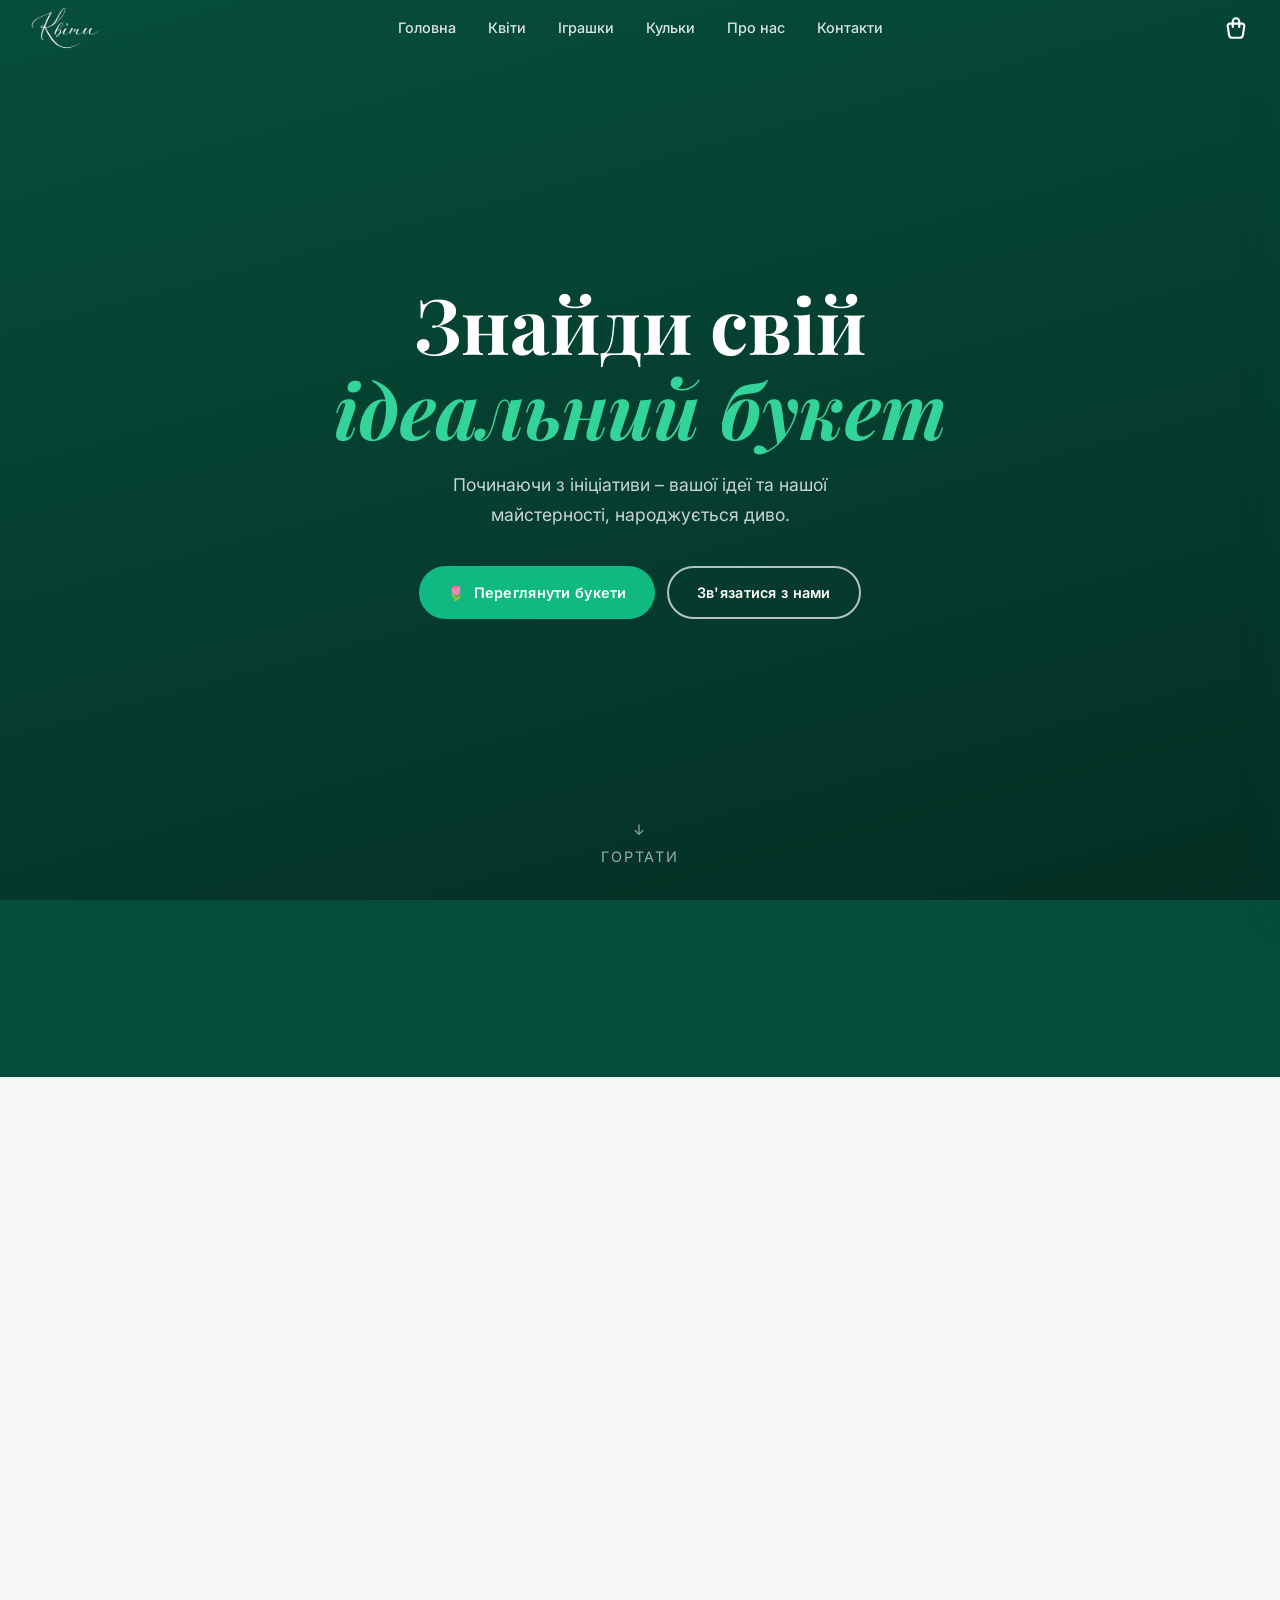
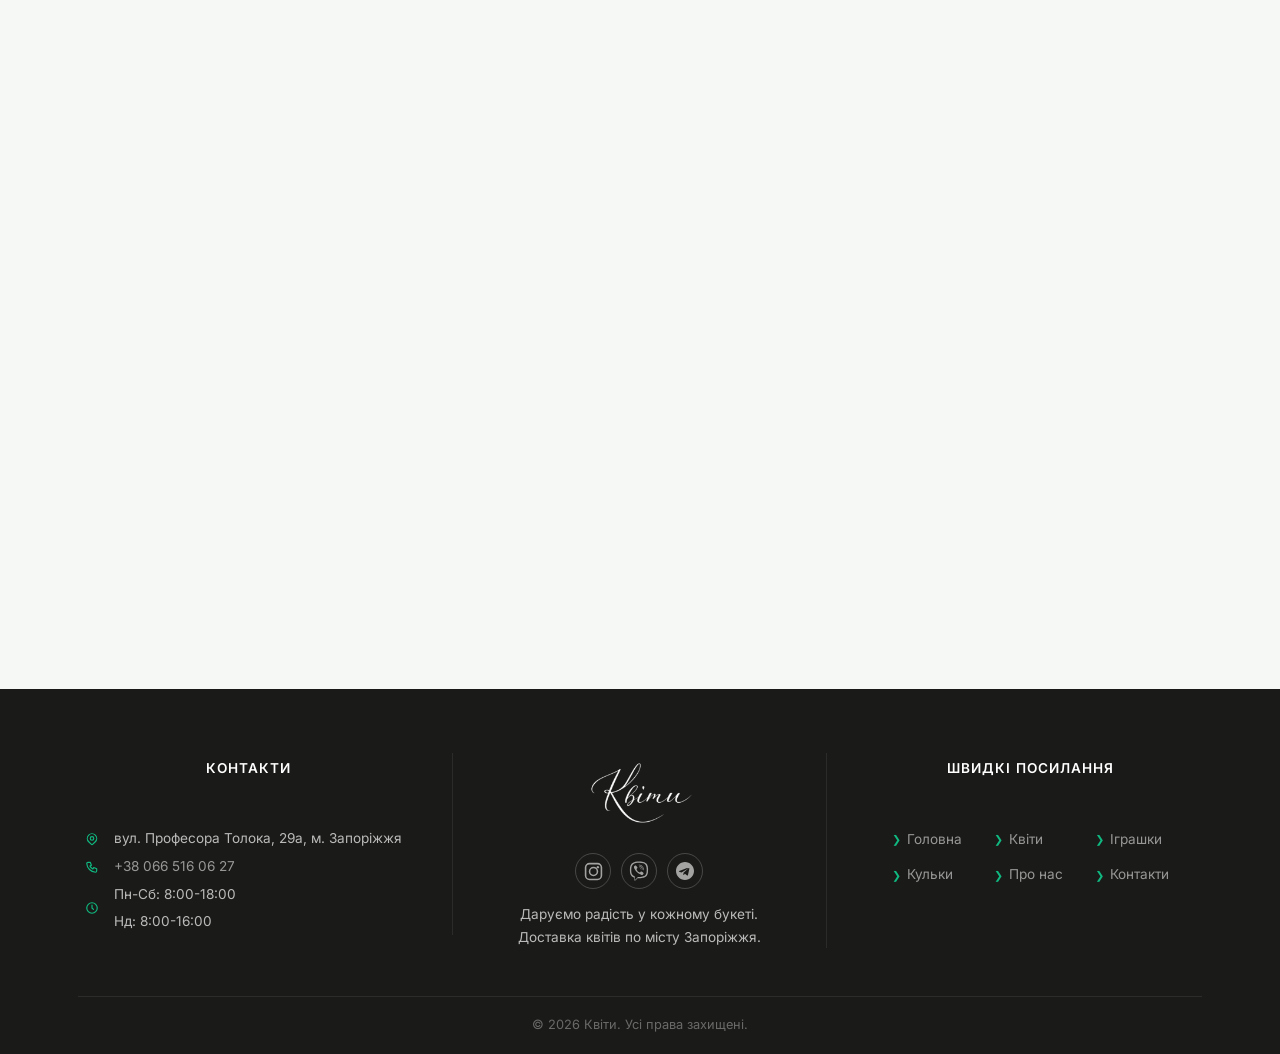
<file: index.html>
<!DOCTYPE html>
<html lang="uk">
<head>
    <meta charset="UTF-8" />
    <meta name="viewport" content="width=device-width, initial-scale=1.0" />
    <meta name="description" content="Квіти Запоріжжя" />
    <head>
    <title>Квіти | Запоріжжя | Доставка 1-2 години</title>
    <link rel="preconnect" href="https://fonts.googleapis.com" />
    <link rel="preconnect" href="https://fonts.gstatic.com" crossorigin />
    <link rel="preload" as="image" href="mob_menu_photo.webp">
    <link href="https://fonts.googleapis.com/css2?family=Playfair+Display:ital,wght@0,400;0,600;0,700;1,400&family=Inter:wght@300;400;500;600&display=swap" rel="stylesheet" media="print" onload="this.media='all'" />
    <link rel="preload" href="styles.css" as="style" />
    <link rel="stylesheet" href="styles.css" />
</head>
<body>

<!-- Навігація -->

<nav class="nav" id="navbar">
    <div class="container">
        <a href="#" class="nav-logo">
    <img src="logo_kvity_white.webp" alt="Лого квіти" class="nav-logo-img nav-logo-img-large" width="160" height="54" />
</a>
        <ul class="nav-links">
            <li><a href="#hero">Головна</a></li>
            <li><a href="#kvity">Квіти</a></li>
            <li><a href="toys.html">Іграшки</a></li>
            <li><a href="balloons.html">Кульки</a></li>
            <li><a href="about.html">Про нас</a></li>
            <li><a href="#footer-phone" class="contact-us-link">Контакти</a></li>
        </ul>
        <button class="cart-btn" id="cart-btn" aria-label="Кошик">
            <svg class="cart-icon" viewBox="0 0 24 24" fill="none" stroke="currentColor" stroke-width="2" stroke-linecap="round" stroke-linejoin="round"><path d="M6.331 8h11.339a2 2 0 0 1 1.977 2.304l-1.255 8.152a3 3 0 0 1 -2.966 2.544h-6.852a3 3 0 0 1 -2.965 -2.544l-1.255 -8.152a2 2 0 0 1 1.977 -2.304z"/><path d="M9 11v-5a3 3 0 0 1 6 0v5"/></svg>
            <span class="cart-count" id="cart-count">0</span>
        </button>
        <button class="hamburger" id="hamburger" aria-label="Відкрити меню">
            <span></span><span></span><span></span>
        </button>
    </div>
</nav>

<!-- Мобільне меню -->

<div class="mobile-menu" id="mobile-menu">
<nav class="mobile-menu-links">
        <a href="#hero" class="mobile-link"><span class="mobile-link-icon"><svg width="20" height="20" viewBox="81.5 106 350 300" fill="none"><path d="M141 259V394H371V259" stroke="currentColor" stroke-width="24" stroke-linecap="round"/><path d="M93.5 281L256.5 118L419.5 281" stroke="currentColor" stroke-width="24" stroke-linecap="round"/></svg></span><span>Головна</span><span class="mobile-link-arrow"><svg width="16" height="16" viewBox="0 0 24 24" fill="none" stroke="currentColor" stroke-width="2" stroke-linecap="round" stroke-linejoin="round"><path d="M9 6l6 6-6 6"/></svg></span></a>
        <a href="#kvity" class="mobile-link"><span class="mobile-link-icon"><svg width="20" height="20" viewBox="-3.41 0 183.79 183.79" fill="currentColor"><path d="M41.43,87.43c-2.62-1.17-4.18-1.81-5.69-2.54A42.67,42.67,0,0,1,19,70.58c-5.44-7.88-6.47-16.4-3.67-25.36C18,36.57,24.71,30.8,36,33.42c7.14,1.65,13.81,5.3,20.68,8.09,1.26.52,2.45,1.21,3.42,1.69,2.08-1.2,1.74-2.74,1.44-4-2.4-10.6,1.51-19.72,6.83-28.4a21.58,21.58,0,0,1,5.9-6.11c11.62-8.16,31.82-5.19,40.61,5.85,3,3.68,4.65,7.83,4.21,12.7-.33,3.63-.5,7.27-.79,11.63,2.68-1.39,4.71-2.36,6.66-3.46,10.9-6.18,22.22-6.68,33.9-2.58a47.34,47.34,0,0,1,4.84,1.77,21.79,21.79,0,0,1,11.95,13.62C178,51.34,177,57.36,174.22,64,168.71,77.31,159,85.74,145.68,90.54A41,41,0,0,0,142,92.38a68.91,68.91,0,0,0,7.17,3.94,59.43,59.43,0,0,1,19.27,12.61,24.61,24.61,0,0,1,7.83,16.65c.48,9.35-6.85,19.15-16.38,21.58a39.76,39.76,0,0,1-32.1-5.16c-2.59-1.63-5.14-3.31-8.49-5.48-.29,2.19-.75,3.51-.58,4.75,1.53,11.38-.87,22.23-5,32.68-1.91,4.88-5.49,8.33-11.41,9.15-4.3.61-8.42,1.1-12.7.17a20.8,20.8,0,0,1-13.18-8.88c-5.1-7.48-8.41-15.61-8.54-24.81,0-4,0-8,0-12.8a17.91,17.91,0,0,0-3.32,1.75c-8.76,7.73-18.67,13.27-30.23,15.4-12.51,2.31-23.17-1-31.38-11.1C.74,140.07-.81,131.7.45,127.2,2.07,121.42,4.18,115.84,8,111c8-10,17.45-17.89,29.81-21.89C38.63,88.86,39.36,88.41,41.43,87.43Zm75.75-.32c6.21-1.15,11.51-2,16.76-3.13,2.51-.52,4.92-1.47,7.42-2.06C152.23,79.35,159,72.05,164,62.57c3.71-7.09,2.08-13.9-1.18-20.45a10.26,10.26,0,0,0-5-4.44c-5.83-2.4-11.69-3.63-18.27-2-11.25,2.84-17.24,11.49-23.84,19.66-.79,4.72-4.27,7.92-6.66,11.73-2.55,4.09-2.73,5,.47,8C112.85,78.27,115.9,81.55,117.18,87.11Zm-54.59,9A26.55,26.55,0,0,0,60,95.44c-8.61-1.26-16.37,2-23.9,5.2-10,4.21-17.5,11.6-22.46,21.39a27.87,27.87,0,0,0-2.85,14.08c.16,3.83,1.74,6.6,5.68,7.51a74.77,74.77,0,0,0,7.51,1.45c8.66,1.06,16.09-2.91,23.64-6.14a26.18,26.18,0,0,0,7.05-4.66,79.58,79.58,0,0,0,14.2-17,37.55,37.55,0,0,0,2.26-5.06c-1.91-2.78-3.78-5-5.08-7.5A86.13,86.13,0,0,1,62.59,96.1ZM94.74,67a37.26,37.26,0,0,0,2.65-5c2.59-7,4.82-14.08,7.59-21,2.54-6.33,2.15-12.92,2.43-19.45A9.7,9.7,0,0,0,106,16.78c-3.45-6.18-15.87-10-22.19-7a5.15,5.15,0,0,0-1.42,1C75.6,17.39,70.92,25,72.37,35c1.28,8.86,4.39,17.19,8.21,25.22C83.68,66.77,86.36,67.94,94.74,67Zm16.35,40.39c2,5.47,5.63,9.12,9,13a54.73,54.73,0,0,0,29.26,18.11,15.59,15.59,0,0,0,15-3.92,7.53,7.53,0,0,0,2.24-8.54c-2.11-6-5.15-11.28-10.6-15.12-10-7-21.2-11-32.9-13.81-2.14-.51-4.5-.07-6.89-.07Zm-11.51,9.26L84.11,118c-6.57,16.3-9.06,32.17-.69,48.23a23.93,23.93,0,0,0,2.64,4.38c2.68,3.2,6.36,5.44,10.37,5.1,4.4-.38,6.16-4.35,7.75-8.2,2.67-6.48,3.23-13.23,3.75-20.08C108.79,136.23,105.76,126.19,99.58,116.65ZM74.35,70.31c-3.3-4-6.25-7.81-9.54-11.34C62.5,56.5,60,53.83,57.08,52.34c-6.58-3.32-13.51-6-20.31-8.85a11.73,11.73,0,0,0-2.46-.71c-6.92-1.24-11.68,2.69-12,9.66-.19,4.78,1,9,4.35,12.53,3.88,4.13,7.07,9.18,12.68,11.16,6.44,2.27,13.06,4.06,19.62,6,2.48.71,5,1.07,7.59-.48Zm31.37,19.84a13.48,13.48,0,0,0-4.3-10.65c-2.7-2.64-6-2.67-9.41-3.14-6.86-.94-12.41,3.21-14.49,9.32a49.37,49.37,0,0,0-2.67,10.69c-.45,4.29,1.62,7.66,5.59,9.67C87.05,109.39,94,108.21,99,102.7,102.43,98.88,105.44,94.75,105.72,90.15Z"/></svg></span><span>Квіти</span><span class="mobile-link-arrow"><svg width="16" height="16" viewBox="0 0 24 24" fill="none" stroke="currentColor" stroke-width="2" stroke-linecap="round" stroke-linejoin="round"><path d="M9 6l6 6-6 6"/></svg></span></a>
        <a href="toys.html" class="mobile-link"><span class="mobile-link-icon"><svg width="25" height="25" viewBox="0 0 24 24" fill="none" stroke="currentColor" stroke-width="1.5" stroke-linecap="round" stroke-linejoin="round"><circle cx="12" cy="13" r="6.5"/><circle cx="6.5" cy="6.5" r="2.5"/><circle cx="17.5" cy="6.5" r="2.5"/><circle cx="9.3" cy="12.5" r="0.6" fill="currentColor" stroke="none"/><circle cx="14.7" cy="12.5" r="0.6" fill="currentColor" stroke="none"/><ellipse cx="12" cy="15.3" rx="1.6" ry="1.1" fill="currentColor" stroke="none"/></svg></span><span>Іграшки</span><span class="mobile-link-arrow"><svg width="16" height="16" viewBox="0 0 24 24" fill="none" stroke="currentColor" stroke-width="2" stroke-linecap="round" stroke-linejoin="round"><path d="M9 6l6 6-6 6"/></svg></span></a>
        <a href="balloons.html" class="mobile-link"><span class="mobile-link-icon"><svg width="25" height="25" viewBox="0 0 24 24" fill="none" stroke="currentColor" stroke-width="1.8" stroke-linecap="round" stroke-linejoin="round"><circle cx="12" cy="9" r="6"/><path d="M12 15l-1 6h2z"/></svg></span><span>Кульки</span><span class="mobile-link-arrow"><svg width="16" height="16" viewBox="0 0 24 24" fill="none" stroke="currentColor" stroke-width="2" stroke-linecap="round" stroke-linejoin="round"><path d="M9 6l6 6-6 6"/></svg></span></a>
        <a href="about.html" class="mobile-link"><span class="mobile-link-icon"><svg width="25" height="25" viewBox="0 0 24 24" fill="none" stroke="currentColor" stroke-width="1.8" stroke-linecap="round" stroke-linejoin="round"><circle cx="12" cy="12" r="8"/><path d="M12 8h.01"/><path d="M11 11h1v5h1"/></svg></span><span>Про нас</span><span class="mobile-link-arrow"><svg width="16" height="16" viewBox="0 0 24 24" fill="none" stroke="currentColor" stroke-width="2" stroke-linecap="round" stroke-linejoin="round"><path d="M9 6l6 6-6 6"/></svg></span></a>
        <a href="#footer-phone" class="mobile-link contact-us-link"><span class="mobile-link-icon"><svg width="25" height="25" viewBox="0 0 24 24" fill="none" stroke="currentColor" stroke-width="1.8" stroke-linecap="round" stroke-linejoin="round"><path d="M12 21s-6-5.686-6-10a6 6 0 0 1 12 0c0 4.314-6 10-6 10z"/><circle cx="12" cy="11" r="2"/></svg></span><span>Контакти</span><span class="mobile-link-arrow"><svg width="16" height="16" viewBox="0 0 24 24" fill="none" stroke="currentColor" stroke-width="2" stroke-linecap="round" stroke-linejoin="round"><path d="M9 6l6 6-6 6"/></svg></span></a>
    </nav>
    <div class="mobile-menu-footer">
        <a href="tel:+380665160627" class="btn btn-primary mobile-call-btn">
            <span><svg width="16" height="16" viewBox="0 0 24 24" fill="none" stroke="currentColor" stroke-width="2" stroke-linecap="round" stroke-linejoin="round"><path d="M5 4h4l2 5l-2.5 1.5a11 11 0 0 0 5 5l1.5 -2.5l5 2v4a2 2 0 0 1 -2 2a16 16 0 0 1 -15 -15a2 2 0 0 1 2 -2"/></svg></span> <span>+38 066 516 06 27</span>
        </a>
    </div>
</div>

<!-- Кошик -->

<div class="cart-overlay" id="cart-overlay"></div>
<aside class="cart-drawer" id="cart-drawer">
    <div class="cart-header">
        <h3><span class="cart-header-icon"><svg width="15" height="15" viewBox="0 0 24 24" fill="none" stroke="currentColor" stroke-width="2" stroke-linecap="round" stroke-linejoin="round"><path d="M6.331 8h11.339a2 2 0 0 1 1.977 2.304l-1.255 8.152a3 3 0 0 1 -2.966 2.544h-6.852a3 3 0 0 1 -2.965 -2.544l-1.255 -8.152a2 2 0 0 1 1.977 -2.304z"/><path d="M9 11v-5a3 3 0 0 1 6 0v5"/></svg></span> <span>Ваш кошик</span></h3>
        <button class="cart-close" id="cart-close" aria-label="Закрити кошик">✕</button>
    </div>
    <div class="cart-items" id="cart-items">
        <div class="cart-empty" id="cart-empty">
            <span>🌷</span>
            <p>Кошик поки порожній</p>
        </div>
    </div>
    <div class="cart-footer" id="cart-footer">
        <div class="cart-total-row">
            <span>Разом:</span>
            <strong id="cart-total">0 ₴</strong>
        </div>
        <a href="tel:+380665160627" class="btn btn-primary cart-checkout" id="cart-checkout">
            <span><svg width="15" height="15" viewBox="0 0 24 24" fill="none" stroke="currentColor" stroke-width="2" stroke-linecap="round" stroke-linejoin="round"><path d="M5 4h4l2 5l-2.5 1.5a11 11 0 0 0 5 5l1.5 -2.5l5 2v4a2 2 0 0 1 -2 2a16 16 0 0 1 -15 -15a2 2 0 0 1 2 -2"/></svg></span> <span>Оформити замовлення</span>
        </a>
        <p class="cart-hint">Зателефонуйте нам – назвіть букети з кошика, і ми все підготуємо</p>
    </div>
</aside>

<!-- Модальне вікно: листівка з побажанням -->

<div class="card-modal-overlay" id="card-modal-overlay"></div>
<div class="card-modal" id="card-modal" role="dialog" aria-modal="true" aria-labelledby="card-modal-title">
    <button class="card-modal-close" id="card-modal-close" aria-label="Закрити">✕</button>

    <div class="card-modal-icon">✍️</div>
    <h3 class="card-modal-title" id="card-modal-title">Листівка з побажанням</h3>
    <p class="card-modal-text">Напишіть текст, який буде на листівці, а ми акуратно перепишемо його від руки.</p>
    <textarea id="card-message-input" class="card-message-input" maxlength="200" rows="4" placeholder="Наприклад: Нехай цей букет нагадує, як сильно я тебе ціную"></textarea>
    <div class="card-modal-actions">
        <button class="btn btn-primary" id="card-modal-save"><span>✓</span> <span>Додати до кошика – 5 ₴</span></button>
        <button class="btn btn-ghost" id="card-modal-skip">Скасувати</button>
    </div>
</div>

<!-- Головний блок -->

<main>
<section class="hero" id="hero">
    <div class="hero-bg"></div>

    <div class="hero-content">
        <h1>Знайди свій<br /><em>ідеальний букет</em></h1>
        <p class="hero-sub">
            Починаючи з ініціативи – вашої ідеї та нашої майстерності, народжується диво.
        </p>
        <div class="hero-actions">
            <a href="#kvity" class="btn btn-primary"><span>🌷</span> <span>Переглянути букети</span></a>
            <a href="#footer-phone" class="btn btn-outline contact-us-link">Зв'язатися з нами</a>
        </div>
    </div>
    <div class="hero-scroll">
        <span>↓</span>
        <span class="hero-scroll-label">ГОРТАТИ</span>
    </div>
</section>

<!-- Статистика -->

<section class="stats">
    <div class="container">
        <div class="stats-grid">
            <div class="stat-item reveal">
                <strong class="stat-number" data-target="15">0</strong><span class="stat-min">+</span>
                <div class="stat-label">Років досвіду</div>
            </div>
            <div class="stat-item reveal reveal-d2">
                <strong class="stat-number" data-target="100">0</strong><span class="stat-percent">%</span>
                <div class="stat-label">Свіжі квіти</div>
            </div>
            <div class="stat-item reveal reveal-d3">
                <strong class="stat-number" data-target="2">0</strong><span class="stat-min">години</span>
                <div class="stat-label">Час доставки</div>
            </div>
            <div class="stat-item reveal reveal-d4">
                <strong class="stat-number" data-target="15">0</strong><span class="stat-min">+</span>
                <div class="stat-label">Товарів у каталозі</div>
            </div>
        </div>
    </div>
</section>

<!-- Товари: Квіти -->

<section class="kvity" id="kvity">
    <div class="container">
        <div class="section-header reveal">
            <h2 class="section-title" id="kvity-title">Квіти</h2>
            <p class="section-sub">Те, без чого свято не буде самим собою</p>
        </div>
    <div class="products-grid">

<!-- Продукт 1 -->

<article class="product-card product-card-featured reveal reveal-d1">
    <div class="product-img-wrap">
        <img src="kvity_product_1.webp" alt="Букет з 31 кущової троянди" width="470" height="627" />
    </div>
    <div class="product-body">
        <h3 class="product-name">Букет з 31 кущової троянди</h3>
        <div class="product-footer">
            <span class="product-price">4000 ₴</span>
            <div class="product-qty" data-name="Букет з 31 кущової троянди" data-price="4000">
                <button class="qty-btn qty-minus" type="button" aria-label="Прибрати" disabled>−</button>
                <span class="qty-count" title="У кошику">0</span>
                <button class="qty-btn qty-plus" type="button" aria-label="Додати">+</button>
            </div>
        </div>
        <div class="card-offer-inline">
            <span class="card-offer-inline-icon"><svg width="16" height="16" viewBox="0 0 24 24" fill="none" stroke="currentColor" stroke-width="1.8" stroke-linecap="round" stroke-linejoin="round"><path d="M19.5 12.572l-7.5 7.428l-7.5 -7.428a5 5 0 1 1 7.5 -6.566a5 5 0 1 1 7.5 6.572"/></svg></span>
            <span class="card-offer-inline-text">Листівка з побажанням · 5 ₴</span>
            <div class="card-offer-inline-actions">
                <button type="button" class="card-offer-inline-btn">Додати</button>
                <button type="button" class="card-offer-inline-remove is-hidden" aria-label="Видалити листівку">✕</button>
            </div>
        </div>
    </div>
</article>

<!-- Продукт 2 -->

<article class="product-card product-card-featured reveal reveal-d1">
    <div class="product-img-wrap">
        <img src="kvity_product_2.webp" alt="Букет мікс" width="470" height="627" />
    </div>
    <div class="product-body">
        <h3 class="product-name">Букет мікс №1</h3>
        <div class="product-footer">
            <span class="product-price">800 ₴</span>
            <div class="product-qty" data-name="Букет мікс" data-price="800">
                <button class="qty-btn qty-minus" type="button" aria-label="Прибрати" disabled>−</button>
                <span class="qty-count" title="У кошику">0</span>
                <button class="qty-btn qty-plus" type="button" aria-label="Додати">+</button>
            </div>
        </div>
        <div class="card-offer-inline">
            <span class="card-offer-inline-icon"><svg width="16" height="16" viewBox="0 0 24 24" fill="none" stroke="currentColor" stroke-width="1.8" stroke-linecap="round" stroke-linejoin="round"><path d="M19.5 12.572l-7.5 7.428l-7.5 -7.428a5 5 0 1 1 7.5 -6.566a5 5 0 1 1 7.5 6.572"/></svg></span>
            <span class="card-offer-inline-text">Листівка з побажанням · 5 ₴</span>
            <div class="card-offer-inline-actions">
                <button type="button" class="card-offer-inline-btn">Додати</button>
                <button type="button" class="card-offer-inline-remove is-hidden" aria-label="Видалити листівку">✕</button>
            </div>
        </div>
    </div>
</article>

<!-- Продукт 3 -->

<article class="product-card product-card-featured reveal reveal-d1">
    <div class="product-img-wrap">
        <img src="kvity_product_3.webp" alt="Букет мікс" width="470" height="627" class="product-img-shift" />
    </div>
    <div class="product-body">
        <h3 class="product-name">Букет мікс №2</h3>
        <div class="product-footer">
            <span class="product-price">700 ₴</span>
            <div class="product-qty" data-name="Букет мікс" data-price="700">
                <button class="qty-btn qty-minus" type="button" aria-label="Прибрати" disabled>−</button>
                <span class="qty-count" title="У кошику">0</span>
                <button class="qty-btn qty-plus" type="button" aria-label="Додати">+</button>
            </div>
        </div>
        <div class="card-offer-inline">
            <span class="card-offer-inline-icon"><svg width="16" height="16" viewBox="0 0 24 24" fill="none" stroke="currentColor" stroke-width="1.8" stroke-linecap="round" stroke-linejoin="round"><path d="M19.5 12.572l-7.5 7.428l-7.5 -7.428a5 5 0 1 1 7.5 -6.566a5 5 0 1 1 7.5 6.572"/></svg></span>
            <span class="card-offer-inline-text">Листівка з побажанням · 5 ₴</span>
            <div class="card-offer-inline-actions">
                <button type="button" class="card-offer-inline-btn">Додати</button>
                <button type="button" class="card-offer-inline-remove is-hidden" aria-label="Видалити листівку">✕</button>
            </div>
        </div>
    </div>
</article>

<!-- Продукт 4 -->

<article class="product-card product-card-featured reveal reveal-d1">
    <div class="product-img-wrap">
        <img src="kvity_product_4.webp" alt="Повітряна хмаринка з гіпсофіли" width="470" height="627" class="product-img-shift-right" />
    </div>
    <div class="product-body">
        <h3 class="product-name">Повітряна хмаринка з гіпсофіли</h3>
        <div class="product-footer">
            <span class="product-price">600 ₴</span>
            <div class="product-qty" data-name="Повітряна хмаринка з гіпсофіли" data-price="600">
                <button class="qty-btn qty-minus" type="button" aria-label="Прибрати" disabled>−</button>
                <span class="qty-count" title="У кошику">0</span>
                <button class="qty-btn qty-plus" type="button" aria-label="Додати">+</button>
            </div>
        </div>
        <div class="card-offer-inline">
            <span class="card-offer-inline-icon"><svg width="16" height="16" viewBox="0 0 24 24" fill="none" stroke="currentColor" stroke-width="1.8" stroke-linecap="round" stroke-linejoin="round"><path d="M19.5 12.572l-7.5 7.428l-7.5 -7.428a5 5 0 1 1 7.5 -6.566a5 5 0 1 1 7.5 6.572"/></svg></span>
            <span class="card-offer-inline-text">Листівка з побажанням · 5 ₴</span>
            <div class="card-offer-inline-actions">
                <button type="button" class="card-offer-inline-btn">Додати</button>
                <button type="button" class="card-offer-inline-remove is-hidden" aria-label="Видалити листівку">✕</button>
            </div>
        </div>
    </div>
</article>

<!-- Продукт 5 -->

<article class="product-card product-card-featured reveal reveal-d1">
    <div class="product-img-wrap">
        <img src="kvity_product_5.webp" alt="Композиція з троянд та хризантем" width="470" height="627" />
    </div>
    <div class="product-body">
        <h3 class="product-name">Композиція з троянд та хризантем</h3>
        <div class="product-footer">
            <span class="product-price">1000 ₴</span>
            <div class="product-qty" data-name="Композиція з троянд та хризантем" data-price="1000">
                <button class="qty-btn qty-minus" type="button" aria-label="Прибрати" disabled>−</button>
                <span class="qty-count" title="У кошику">0</span>
                <button class="qty-btn qty-plus" type="button" aria-label="Додати">+</button>
            </div>
        </div>
        <div class="card-offer-inline">
            <span class="card-offer-inline-icon"><svg width="16" height="16" viewBox="0 0 24 24" fill="none" stroke="currentColor" stroke-width="1.8" stroke-linecap="round" stroke-linejoin="round"><path d="M19.5 12.572l-7.5 7.428l-7.5 -7.428a5 5 0 1 1 7.5 -6.566a5 5 0 1 1 7.5 6.572"/></svg></span>
            <span class="card-offer-inline-text">Листівка з побажанням · 5 ₴</span>
            <div class="card-offer-inline-actions">
                <button type="button" class="card-offer-inline-btn">Додати</button>
                <button type="button" class="card-offer-inline-remove is-hidden" aria-label="Видалити листівку">✕</button>
            </div>
        </div>
    </div>
</article>

<!-- Продукт 6 -->



        </div>
    </div>
</section>

</main>

<!-- Низ сайту -->

<footer>
    <div class="container">
        <div class="footer-grid">
            <div class="footer-col footer-brand-col">
                <div class="footer-logo">
    <img src="logo_kvity_white.webp" alt="Квіти" class="footer-logo-img" width="148" height="50" />
</div>
                <div class="footer-social">
                    <a href="https://www.instagram.com/lipinskayanatalya/" class="social-btn" target="_blank" rel="noopener" aria-label="Instagram">
                        <svg width="19" height="19" viewBox="0 0 24 24" fill="none" stroke="currentColor" stroke-width="2" stroke-linecap="round" stroke-linejoin="round"><rect x="2" y="2" width="20" height="20" rx="5"/><circle cx="12" cy="12" r="5"/><circle cx="17.5" cy="6.5" r="1.5" fill="currentColor" stroke="none"/></svg>
                    </a>
                    <a href="viber://chat?number=%2B380665160627" class="social-btn" target="_blank" rel="noopener" aria-label="Viber">
                        <svg width="24" height="24" fill="currentColor" xmlns="http://www.w3.org/2000/svg" viewBox="0 0 640 640"><path d="M508.3 113.9C495.6 102.2 444.2 64.9 329.6 64.4C329.6 64.4 194.5 56.3 128.7 116.7C92.1 153.3 79.2 207 77.8 273.5C76.4 340 74.7 464.6 194.8 498.4L194.9 498.4L194.8 550C194.8 550 194 570.9 207.8 575.1C224.4 580.3 234.2 564.4 250.1 547.3C258.8 537.9 270.8 524.1 279.9 513.6C362.1 520.5 425.2 504.7 432.4 502.4C449 497 542.9 485 558.1 360.4C573.9 231.8 550.5 150.6 508.3 113.9zM522.2 351C509.3 455 433.2 461.6 419.2 466.1C413.2 468 357.7 481.8 288 477.3C288 477.3 236 540 219.8 556.3C214.5 561.6 208.7 561.1 208.8 550.6C208.8 543.7 209.2 464.9 209.2 464.9L209.2 464.9C107.4 436.7 113.4 330.6 114.5 275.1C115.6 219.6 126.1 174.1 157.1 143.5C212.8 93 327.5 100.5 327.5 100.5C424.4 100.9 470.8 130.1 481.6 139.9C517.3 170.5 535.5 243.7 522.2 351zM383.2 270.2C383.6 278.8 370.7 279.4 370.3 270.8C369.2 248.8 358.9 238.1 337.7 236.9C329.1 236.4 329.9 223.5 338.4 224C366.3 225.5 381.8 241.5 383.2 270.2zM403.5 281.5C404.5 239.1 378 205.9 327.7 202.2C319.2 201.6 320.1 188.7 328.6 189.3C386.6 193.5 417.5 233.4 416.4 281.8C416.3 290.4 403.3 290 403.5 281.5zM450.5 294.9C450.6 303.5 437.6 303.6 437.6 295C437 213.5 382.7 169.1 316.8 168.6C308.3 168.5 308.3 155.7 316.8 155.7C390.5 156.2 449.8 207.1 450.5 294.9zM439.2 393L439.2 393.2C428.4 412.2 408.2 433.2 387.4 426.5L387.2 426.2C366.1 420.3 316.4 394.7 285 369.7C268.8 356.9 254 341.8 242.6 327.3C232.3 314.4 221.9 299.1 211.8 280.7C190.5 242.2 185.8 225 185.8 225C179.1 204.2 200 184 219.1 173.2L219.3 173.2C228.5 168.4 237.3 170 243.2 177.1C243.2 177.1 255.6 191.9 260.9 199.2C265.9 206 272.6 216.9 276.1 223C282.2 233.9 278.4 245 272.4 249.6L260.4 259.2C254.3 264.1 255.1 273.2 255.1 273.2C255.1 273.2 272.9 340.5 339.4 357.5C339.4 357.5 348.5 358.3 353.4 352.2L363 340.2C367.6 334.2 378.7 330.4 389.6 336.5C404.3 344.8 423 357.7 435.4 369.4C442.4 375.1 444 383.8 439.2 393z"/></svg>
                    </a>
                    <a href="https://t.me/nataliyassg" class="social-btn" target="_blank" rel="noopener" aria-label="Telegram">
                        <svg width="18" height="18" viewBox="0 0 24 24" fill="currentColor"><path d="M12 0C5.373 0 0 5.373 0 12s5.373 12 12 12 12-5.373 12-12S18.627 0 12 0zm5.894 8.221-1.97 9.28c-.145.658-.537.818-1.084.508l-3-2.21-1.447 1.394c-.16.16-.295.295-.605.295l.213-3.053 5.56-5.023c.242-.213-.054-.333-.373-.12L7.26 13.988 4.28 13.08c-.656-.204-.67-.656.136-.97l10.3-3.97c.545-.197 1.02.133.843.97l.335-.889z"/></svg>
                    </a>
                </div>
                <p class="footer-desc">Даруємо радість у кожному букеті. Доставка квітів по місту Запоріжжя.</p>
            </div>
            <div class="footer-col footer-contacts-col" id="contacts">
                <h4>Контакти</h4>
                <ul class="footer-contact">
                    <li><span class="contact-icon"><svg width="14" height="14" viewBox="0 0 24 24" fill="none" stroke="currentColor" stroke-width="2" stroke-linecap="round" stroke-linejoin="round"><path d="M9 11a3 3 0 1 0 6 0a3 3 0 0 0 -6 0"/><path d="M17.657 16.657l-4.243 4.243a2 2 0 0 1 -2.827 0l-4.244 -4.243a8 8 0 1 1 11.314 0z"/></svg></span><span>вул. Професора Толока, 29а, м. Запоріжжя</span></li>
                    <li id="footer-phone"><span class="contact-icon"><svg width="14" height="14" viewBox="0 0 24 24" fill="none" stroke="currentColor" stroke-width="2" stroke-linecap="round" stroke-linejoin="round"><path d="M5 4h4l2 5l-2.5 1.5a11 11 0 0 0 5 5l1.5 -2.5l5 2v4a2 2 0 0 1 -2 2a16 16 0 0 1 -15 -15a2 2 0 0 1 2 -2"/></svg></span><a href="tel:+380665160627" class="footer-phone-link">+38 066 516 06 27</a></li>
                    <li><span class="contact-icon"><svg width="14" height="14" viewBox="0 0 24 24" fill="none" stroke="currentColor" stroke-width="2" stroke-linecap="round" stroke-linejoin="round"><circle cx="12" cy="12" r="9"/><polyline points="12 7 12 12 14.5 14.5"/></svg></span><span>Пн-Сб: 8:00-18:00 <br>Нд: 8:00-16:00</span></li>
                </ul>
            </div>
            <div class="footer-col footer-links-col">
                <details class="footer-links-details" open>
                    <summary>Швидкі посилання</summary>
                    <ul class="footer-links">
                        <li><a href="#hero">Головна</a></li>
                        <li><a href="#kvity">Квіти</a></li>
                        <li><a href="toys.html">Іграшки</a></li>
                        <li><a href="balloons.html">Кульки</a></li>
                        <li><a href="about.html">Про нас</a></li>
                        <li><a href="#footer-phone" class="contact-us-link" data-instant="true">Контакти</a></li>
                    </ul>
                </details>
            </div>
        </div>
        <div class="footer-bottom">
            <span>© 2026 Квіти. Усі права захищені.</span>
        </div>
    </div>
</footer>

<!-- Кнопка нагору -->

<button id="back-to-top" aria-label="Прогорнути нагору">↑</button>

<!-- Спливаюче повідомлення -->

<div id="toast-container" class="toast-container"></div>

    <script src="script.js"></script>
</body>
</html>
</file>
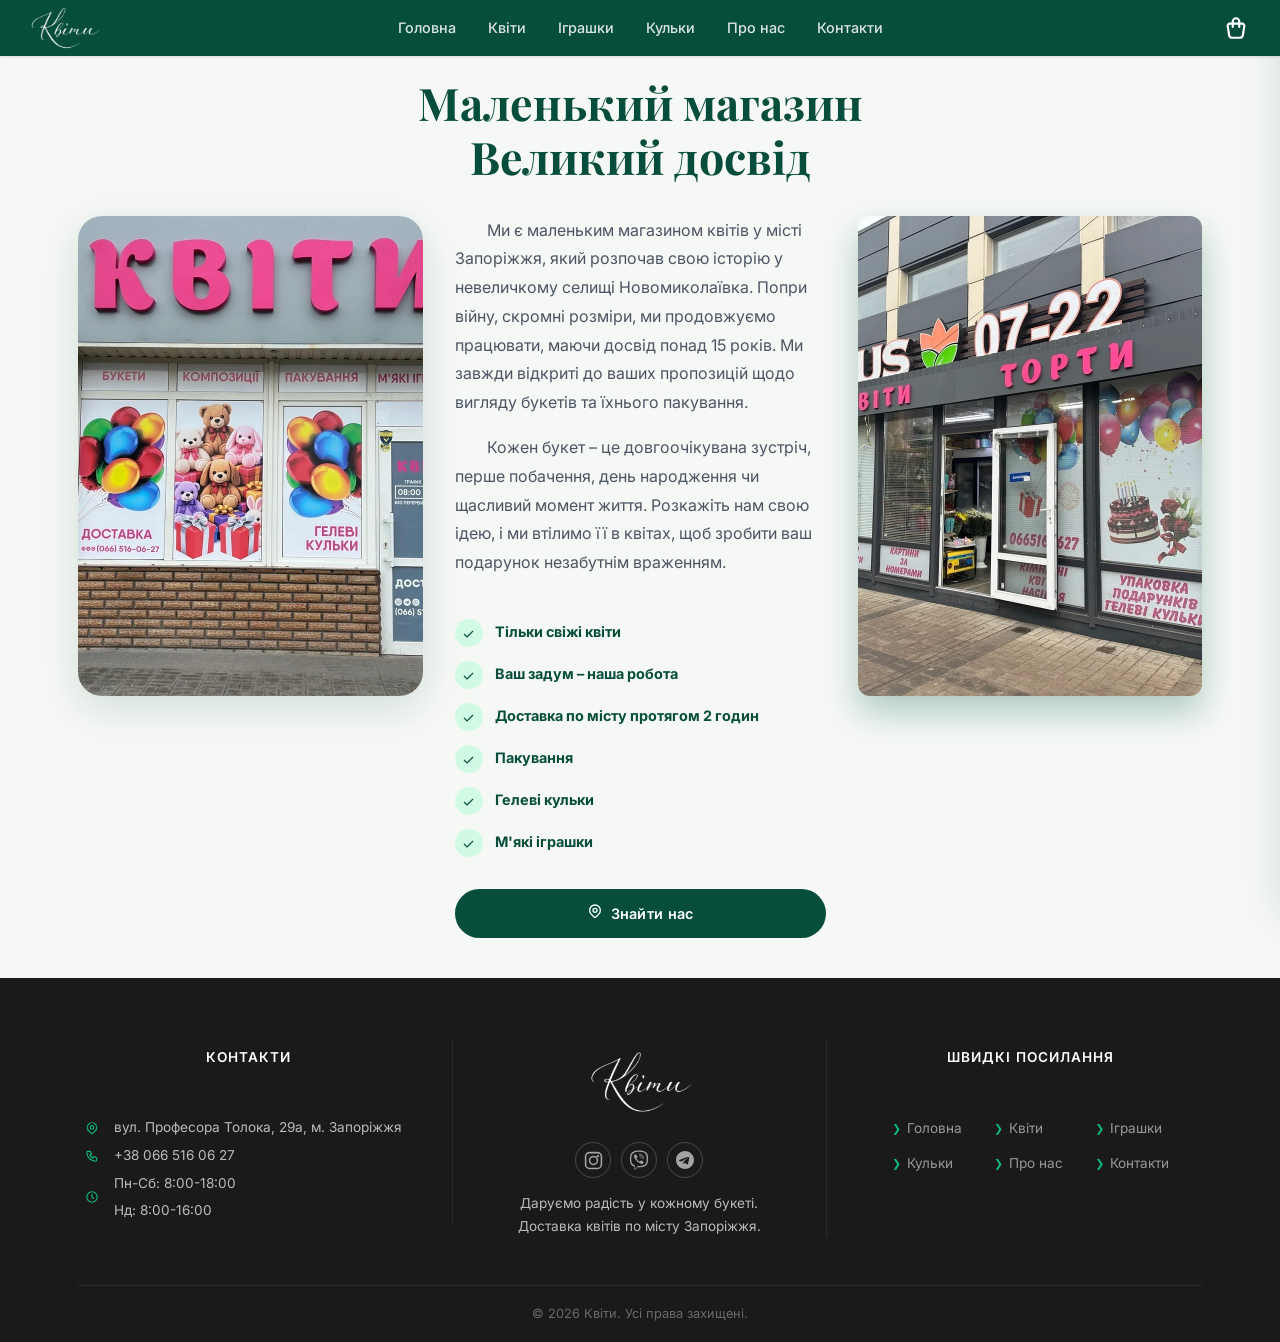
<file: about.html>
<!DOCTYPE html>
<html lang="uk">
<head>
    <meta charset="UTF-8" />
    <meta name="viewport" content="width=device-width, initial-scale=1.0" />
    <title>Про нас</title>
    <link rel="preconnect" href="https://fonts.googleapis.com" />
    <link rel="preconnect" href="https://fonts.gstatic.com" crossorigin />
    <link href="https://fonts.googleapis.com/css2?family=Playfair+Display:ital,wght@0,400;0,600;0,700;1,400&family=Inter:wght@300;400;500;600&display=swap" rel="stylesheet" />
    <link rel="stylesheet" href="styles.css" />
</head>
<body class="page-about">

<!-- Навігація -->

<nav class="nav" id="navbar">
    <div class="container">
        <a href="index.html" class="nav-logo">
    <img src="logo_kvity_white.webp" alt="Квіти" class="nav-logo-img nav-logo-img-large" />
</a>
        <ul class="nav-links">
            <li><a href="index.html">Головна</a></li>
            <li><a href="index.html#kvity">Квіти</a></li>
            <li><a href="toys.html">Іграшки</a></li>
            <li><a href="balloons.html">Кульки</a></li>
            <li><a href="about.html">Про нас</a></li>
            <li><a href="#footer-phone" class="contact-us-link">Контакти</a></li>
        </ul>
        <button class="cart-btn" id="cart-btn">
            <svg class="cart-icon" viewBox="0 0 24 24" fill="none" stroke="currentColor" stroke-width="2" stroke-linecap="round" stroke-linejoin="round"><path d="M6.331 8h11.339a2 2 0 0 1 1.977 2.304l-1.255 8.152a3 3 0 0 1 -2.966 2.544h-6.852a3 3 0 0 1 -2.965 -2.544l-1.255 -8.152a2 2 0 0 1 1.977 -2.304z"/><path d="M9 11v-5a3 3 0 0 1 6 0v5"/></svg>
            <span class="cart-count" id="cart-count">0</span>
        </button>
        <button class="hamburger" id="hamburger">
            <span></span><span></span><span></span>
        </button>
    </div>
</nav>

<!-- Мобільне меню -->

<div class="mobile-menu" id="mobile-menu">
    
<nav class="mobile-menu-links">
        <a href="index.html#hero" class="mobile-link"><span class="mobile-link-icon"><svg width="20" height="20" viewBox="81.5 106 350 300" fill="none"><path d="M141 259V394H371V259" stroke="currentColor" stroke-width="24" stroke-linecap="round"/><path d="M93.5 281L256.5 118L419.5 281" stroke="currentColor" stroke-width="24" stroke-linecap="round"/></svg></span><span>Головна</span><span class="mobile-link-arrow"><svg width="16" height="16" viewBox="0 0 24 24" fill="none" stroke="currentColor" stroke-width="2" stroke-linecap="round" stroke-linejoin="round"><path d="M9 6l6 6-6 6"/></svg></span></a>
        <a href="index.html#kvity" class="mobile-link"><span class="mobile-link-icon"><svg width="20" height="20" viewBox="-3.41 0 183.79 183.79" fill="currentColor"><path d="M41.43,87.43c-2.62-1.17-4.18-1.81-5.69-2.54A42.67,42.67,0,0,1,19,70.58c-5.44-7.88-6.47-16.4-3.67-25.36C18,36.57,24.71,30.8,36,33.42c7.14,1.65,13.81,5.3,20.68,8.09,1.26.52,2.45,1.21,3.42,1.69,2.08-1.2,1.74-2.74,1.44-4-2.4-10.6,1.51-19.72,6.83-28.4a21.58,21.58,0,0,1,5.9-6.11c11.62-8.16,31.82-5.19,40.61,5.85,3,3.68,4.65,7.83,4.21,12.7-.33,3.63-.5,7.27-.79,11.63,2.68-1.39,4.71-2.36,6.66-3.46,10.9-6.18,22.22-6.68,33.9-2.58a47.34,47.34,0,0,1,4.84,1.77,21.79,21.79,0,0,1,11.95,13.62C178,51.34,177,57.36,174.22,64,168.71,77.31,159,85.74,145.68,90.54A41,41,0,0,0,142,92.38a68.91,68.91,0,0,0,7.17,3.94,59.43,59.43,0,0,1,19.27,12.61,24.61,24.61,0,0,1,7.83,16.65c.48,9.35-6.85,19.15-16.38,21.58a39.76,39.76,0,0,1-32.1-5.16c-2.59-1.63-5.14-3.31-8.49-5.48-.29,2.19-.75,3.51-.58,4.75,1.53,11.38-.87,22.23-5,32.68-1.91,4.88-5.49,8.33-11.41,9.15-4.3.61-8.42,1.1-12.7.17a20.8,20.8,0,0,1-13.18-8.88c-5.1-7.48-8.41-15.61-8.54-24.81,0-4,0-8,0-12.8a17.91,17.91,0,0,0-3.32,1.75c-8.76,7.73-18.67,13.27-30.23,15.4-12.51,2.31-23.17-1-31.38-11.1C.74,140.07-.81,131.7.45,127.2,2.07,121.42,4.18,115.84,8,111c8-10,17.45-17.89,29.81-21.89C38.63,88.86,39.36,88.41,41.43,87.43Zm75.75-.32c6.21-1.15,11.51-2,16.76-3.13,2.51-.52,4.92-1.47,7.42-2.06C152.23,79.35,159,72.05,164,62.57c3.71-7.09,2.08-13.9-1.18-20.45a10.26,10.26,0,0,0-5-4.44c-5.83-2.4-11.69-3.63-18.27-2-11.25,2.84-17.24,11.49-23.84,19.66-.79,4.72-4.27,7.92-6.66,11.73-2.55,4.09-2.73,5,.47,8C112.85,78.27,115.9,81.55,117.18,87.11Zm-54.59,9A26.55,26.55,0,0,0,60,95.44c-8.61-1.26-16.37,2-23.9,5.2-10,4.21-17.5,11.6-22.46,21.39a27.87,27.87,0,0,0-2.85,14.08c.16,3.83,1.74,6.6,5.68,7.51a74.77,74.77,0,0,0,7.51,1.45c8.66,1.06,16.09-2.91,23.64-6.14a26.18,26.18,0,0,0,7.05-4.66,79.58,79.58,0,0,0,14.2-17,37.55,37.55,0,0,0,2.26-5.06c-1.91-2.78-3.78-5-5.08-7.5A86.13,86.13,0,0,1,62.59,96.1ZM94.74,67a37.26,37.26,0,0,0,2.65-5c2.59-7,4.82-14.08,7.59-21,2.54-6.33,2.15-12.92,2.43-19.45A9.7,9.7,0,0,0,106,16.78c-3.45-6.18-15.87-10-22.19-7a5.15,5.15,0,0,0-1.42,1C75.6,17.39,70.92,25,72.37,35c1.28,8.86,4.39,17.19,8.21,25.22C83.68,66.77,86.36,67.94,94.74,67Zm16.35,40.39c2,5.47,5.63,9.12,9,13a54.73,54.73,0,0,0,29.26,18.11,15.59,15.59,0,0,0,15-3.92,7.53,7.53,0,0,0,2.24-8.54c-2.11-6-5.15-11.28-10.6-15.12-10-7-21.2-11-32.9-13.81-2.14-.51-4.5-.07-6.89-.07Zm-11.51,9.26L84.11,118c-6.57,16.3-9.06,32.17-.69,48.23a23.93,23.93,0,0,0,2.64,4.38c2.68,3.2,6.36,5.44,10.37,5.1,4.4-.38,6.16-4.35,7.75-8.2,2.67-6.48,3.23-13.23,3.75-20.08C108.79,136.23,105.76,126.19,99.58,116.65ZM74.35,70.31c-3.3-4-6.25-7.81-9.54-11.34C62.5,56.5,60,53.83,57.08,52.34c-6.58-3.32-13.51-6-20.31-8.85a11.73,11.73,0,0,0-2.46-.71c-6.92-1.24-11.68,2.69-12,9.66-.19,4.78,1,9,4.35,12.53,3.88,4.13,7.07,9.18,12.68,11.16,6.44,2.27,13.06,4.06,19.62,6,2.48.71,5,1.07,7.59-.48Zm31.37,19.84a13.48,13.48,0,0,0-4.3-10.65c-2.7-2.64-6-2.67-9.41-3.14-6.86-.94-12.41,3.21-14.49,9.32a49.37,49.37,0,0,0-2.67,10.69c-.45,4.29,1.62,7.66,5.59,9.67C87.05,109.39,94,108.21,99,102.7,102.43,98.88,105.44,94.75,105.72,90.15Z"/></svg></span><span>Квіти</span><span class="mobile-link-arrow"><svg width="16" height="16" viewBox="0 0 24 24" fill="none" stroke="currentColor" stroke-width="2" stroke-linecap="round" stroke-linejoin="round"><path d="M9 6l6 6-6 6"/></svg></span></a>
        <a href="toys.html" class="mobile-link"><span class="mobile-link-icon"><svg width="25" height="25" viewBox="0 0 24 24" fill="none" stroke="currentColor" stroke-width="1.5" stroke-linecap="round" stroke-linejoin="round"><circle cx="12" cy="13" r="6.5"/><circle cx="6.5" cy="6.5" r="2.5"/><circle cx="17.5" cy="6.5" r="2.5"/><circle cx="9.3" cy="12.5" r="0.6" fill="currentColor" stroke="none"/><circle cx="14.7" cy="12.5" r="0.6" fill="currentColor" stroke="none"/><ellipse cx="12" cy="15.3" rx="1.6" ry="1.1" fill="currentColor" stroke="none"/></svg></span><span>Іграшки</span><span class="mobile-link-arrow"><svg width="16" height="16" viewBox="0 0 24 24" fill="none" stroke="currentColor" stroke-width="2" stroke-linecap="round" stroke-linejoin="round"><path d="M9 6l6 6-6 6"/></svg></span></a>
        <a href="balloons.html" class="mobile-link"><span class="mobile-link-icon"><svg width="25" height="25" viewBox="0 0 24 24" fill="none" stroke="currentColor" stroke-width="1.8" stroke-linecap="round" stroke-linejoin="round"><circle cx="12" cy="9" r="6"/><path d="M12 15l-1 6h2z"/></svg></span><span>Кульки</span><span class="mobile-link-arrow"><svg width="16" height="16" viewBox="0 0 24 24" fill="none" stroke="currentColor" stroke-width="2" stroke-linecap="round" stroke-linejoin="round"><path d="M9 6l6 6-6 6"/></svg></span></a>
        <a href="about.html" class="mobile-link"><span class="mobile-link-icon"><svg width="25" height="25" viewBox="0 0 24 24" fill="none" stroke="currentColor" stroke-width="1.8" stroke-linecap="round" stroke-linejoin="round"><circle cx="12" cy="12" r="8"/><path d="M12 8h.01"/><path d="M11 11h1v5h1"/></svg></span><span>Про нас</span><span class="mobile-link-arrow"><svg width="16" height="16" viewBox="0 0 24 24" fill="none" stroke="currentColor" stroke-width="2" stroke-linecap="round" stroke-linejoin="round"><path d="M9 6l6 6-6 6"/></svg></span></a>
        <a href="#footer-phone" class="mobile-link contact-us-link"><span class="mobile-link-icon"><svg width="25" height="25" viewBox="0 0 24 24" fill="none" stroke="currentColor" stroke-width="1.8" stroke-linecap="round" stroke-linejoin="round"><path d="M12 21s-6-5.686-6-10a6 6 0 0 1 12 0c0 4.314-6 10-6 10z"/><circle cx="12" cy="11" r="2"/></svg></span><span>Контакти</span><span class="mobile-link-arrow"><svg width="16" height="16" viewBox="0 0 24 24" fill="none" stroke="currentColor" stroke-width="2" stroke-linecap="round" stroke-linejoin="round"><path d="M9 6l6 6-6 6"/></svg></span></a>
    </nav>
    <div class="mobile-menu-footer">
        <a href="tel:+380665160627" class="btn btn-primary mobile-call-btn">
            <span><svg width="16" height="16" viewBox="0 0 24 24" fill="none" stroke="currentColor" stroke-width="2" stroke-linecap="round" stroke-linejoin="round"><path d="M5 4h4l2 5l-2.5 1.5a11 11 0 0 0 5 5l1.5 -2.5l5 2v4a2 2 0 0 1 -2 2a16 16 0 0 1 -15 -15a2 2 0 0 1 2 -2"/></svg></span> <span>+38 066 516 06 27</span>
        </a>
    </div>
</div>

<!-- Кошик -->

<div class="cart-overlay" id="cart-overlay"></div>
<aside class="cart-drawer" id="cart-drawer">
    <div class="cart-header">
        <h3><span class="cart-header-icon"><svg width="15" height="15" viewBox="0 0 24 24" fill="none" stroke="currentColor" stroke-width="2" stroke-linecap="round" stroke-linejoin="round"><path d="M6.331 8h11.339a2 2 0 0 1 1.977 2.304l-1.255 8.152a3 3 0 0 1 -2.966 2.544h-6.852a3 3 0 0 1 -2.965 -2.544l-1.255 -8.152a2 2 0 0 1 1.977 -2.304z"/><path d="M9 11v-5a3 3 0 0 1 6 0v5"/></svg></span> <span>Ваш кошик</span></h3>
        <button class="cart-close" id="cart-close">✕</button>
    </div>
    <div class="cart-items" id="cart-items">
        <div class="cart-empty" id="cart-empty">
            <span>🌷</span>
            <p>Кошик поки порожній</p>
        </div>
    </div>
    <div class="cart-footer" id="cart-footer">
        <div class="cart-total-row">
            <span>Разом:</span>
            <strong id="cart-total">0 ₴</strong>
        </div>
        <a href="tel:+380665160627" class="btn btn-primary cart-checkout" id="cart-checkout">
            <span><svg width="15" height="15" viewBox="0 0 24 24" fill="none" stroke="currentColor" stroke-width="2" stroke-linecap="round" stroke-linejoin="round"><path d="M5 4h4l2 5l-2.5 1.5a11 11 0 0 0 5 5l1.5 -2.5l5 2v4a2 2 0 0 1 -2 2a16 16 0 0 1 -15 -15a2 2 0 0 1 2 -2"/></svg></span> <span>Оформити замовлення</span>
        </a>
        <p class="cart-hint">Зателефонуйте нам – назвіть букети з кошика, і ми все підготуємо</p>
    </div>
</aside>

<!-- Про нас -->

<section class="about" id="about">
    <div class="container">

        <div class="about-grid">
            <div class="about-img-stack reveal-left">
                <img
                    src="novyy_magazin.webp"
                    alt="Вітрина квіткового магазину Квіти"
                    class="about-img-main"
                    loading="lazy"
                />
                <img
                    src="stariyy_magazin.webp"
                    alt="Перший магазин Квіти у Новомиколаївці"
                    class="about-img-accent"
                    style="object-fit:cover;"
                    loading="lazy"
                />
            </div>

            <div class="about-header-block reveal-left">
                <h2 class="section-title" id="about-title">Маленький магазин<br/>Великий досвід</h2>
            </div>

            <div class="about-text">
                <p class="about-body reveal-right" style="transition-delay:.1s">
                    Ми є маленьким магазином квітів у місті Запоріжжя, який розпочав свою історію у невеличкому селищі Новомиколаївка. Попри війну, скромні розміри, ми продовжуємо працювати, маючи досвід понад 15 років. Ми завжди відкриті до ваших пропозицій щодо вигляду букетів та їхнього пакування.
                </p>
                <p class="about-body reveal-right" style="transition-delay:.15s">
                    Кожен букет – це довгоочікувана зустріч, перше побачення, день народження чи щасливий момент життя. Розкажіть нам свою ідею, і ми втілимо її в квітах, щоб зробити ваш подарунок незабутнім враженням.
                </p>
                <div class="about-features">
                    <div class="about-feat reveal-right" style="transition-delay:.2s">
                        <div class="about-feat-icon">✓</div>
                        <div class="about-feat-text">
                            <strong>Тільки свіжі квіти</strong>
                        </div>
                    </div>
                    <div class="about-feat reveal-right" style="transition-delay:.25s">
                        <div class="about-feat-icon">✓</div>
                        <div class="about-feat-text">
                            <strong>Ваш задум – наша робота</strong>
                        </div>
                    </div>
                    <div class="about-feat reveal-right" style="transition-delay:.3s">
                        <div class="about-feat-icon">✓</div>
                        <div class="about-feat-text">
                            <strong>Доставка по місту протягом 2 годин</strong>
                        </div>
                    </div>
                    <div class="about-feat reveal-right" style="transition-delay:.3s">
                        <div class="about-feat-icon">✓</div>
                        <div class="about-feat-text">
                            <strong>Пакування</strong>
                        </div>
                    </div>
                    <div class="about-feat reveal-right" style="transition-delay:.3s">
                        <div class="about-feat-icon">✓</div>
                        <div class="about-feat-text">
                            <strong>Гелеві кульки</strong>
                        </div>
                    </div>
                    <div class="about-feat reveal-right" style="transition-delay:.3s">
                        <div class="about-feat-icon">✓</div>
                        <div class="about-feat-text">
                            <strong>М'які іграшки</strong>
                        </div>
                    </div>
                </div>
                <a href="https://www.google.com/maps/search/?api=1&query=%D0%B2%D1%83%D0%BB.+%D0%9F%D1%80%D0%BE%D1%84%D0%B5%D1%81%D0%BE%D1%80%D0%B0+%D0%A2%D0%BE%D0%BB%D0%BE%D0%BA%D0%B0%2C+29%D0%B0%2C+%D0%97%D0%B0%D0%BF%D0%BE%D1%80%D1%96%D0%B6%D0%B6%D1%8F" 
                    class="btn btn-dark reveal-right" 
                    style="transition-delay:.35s;margin-top:8px;" 
                    target="_blank" rel="noopener">
                        <span><svg width="16" height="16" viewBox="0 0 24 24" fill="none" stroke="currentColor" stroke-width="2" stroke-linecap="round" stroke-linejoin="round"><path d="M9 11a3 3 0 1 0 6 0a3 3 0 0 0 -6 0"/><path d="M17.657 16.657l-4.243 4.243a2 2 0 0 1 -2.827 0l-4.244 -4.243a8 8 0 1 1 11.314 0z"/></svg></span>
                        <span>Знайти нас</span>
                </a>
            </div>
        </div>
    </div>
</section>

<!-- Футер -->

<footer>
    <div class="container">
        <div class="footer-grid">

            <div class="footer-col footer-brand-col">
                <div class="footer-logo">
    <img src="logo_kvity_white.webp" alt="Квіти" class="footer-logo-img" />
</div>
                <div class="footer-social">
                    <a href="https://www.instagram.com/lipinskayanatalya/" class="social-btn" target="_blank" rel="noopener">
                        <svg width="19" height="19" viewBox="0 0 24 24" fill="none" stroke="currentColor" stroke-width="2" stroke-linecap="round" stroke-linejoin="round"><rect x="2" y="2" width="20" height="20" rx="5"/><circle cx="12" cy="12" r="5"/><circle cx="17.5" cy="6.5" r="1.5" fill="currentColor" stroke="none"/></svg>
                    </a>
                    <a href="viber://chat?number=%2B380665160627" class="social-btn" target="_blank" rel="noopener">
                        <svg width="24" height="24" fill="currentColor" xmlns="http://www.w3.org/2000/svg" viewBox="0 0 640 640"><!--!Font Awesome Free v7.3.1 by @fontawesome - https://fontawesome.com License - https://fontawesome.com/license/free Copyright 2026 Fonticons, Inc.--><path d="M508.3 113.9C495.6 102.2 444.2 64.9 329.6 64.4C329.6 64.4 194.5 56.3 128.7 116.7C92.1 153.3 79.2 207 77.8 273.5C76.4 340 74.7 464.6 194.8 498.4L194.9 498.4L194.8 550C194.8 550 194 570.9 207.8 575.1C224.4 580.3 234.2 564.4 250.1 547.3C258.8 537.9 270.8 524.1 279.9 513.6C362.1 520.5 425.2 504.7 432.4 502.4C449 497 542.9 485 558.1 360.4C573.9 231.8 550.5 150.6 508.3 113.9zM522.2 351C509.3 455 433.2 461.6 419.2 466.1C413.2 468 357.7 481.8 288 477.3C288 477.3 236 540 219.8 556.3C214.5 561.6 208.7 561.1 208.8 550.6C208.8 543.7 209.2 464.9 209.2 464.9L209.2 464.9C107.4 436.7 113.4 330.6 114.5 275.1C115.6 219.6 126.1 174.1 157.1 143.5C212.8 93 327.5 100.5 327.5 100.5C424.4 100.9 470.8 130.1 481.6 139.9C517.3 170.5 535.5 243.7 522.2 351zM383.2 270.2C383.6 278.8 370.7 279.4 370.3 270.8C369.2 248.8 358.9 238.1 337.7 236.9C329.1 236.4 329.9 223.5 338.4 224C366.3 225.5 381.8 241.5 383.2 270.2zM403.5 281.5C404.5 239.1 378 205.9 327.7 202.2C319.2 201.6 320.1 188.7 328.6 189.3C386.6 193.5 417.5 233.4 416.4 281.8C416.3 290.4 403.3 290 403.5 281.5zM450.5 294.9C450.6 303.5 437.6 303.6 437.6 295C437 213.5 382.7 169.1 316.8 168.6C308.3 168.5 308.3 155.7 316.8 155.7C390.5 156.2 449.8 207.1 450.5 294.9zM439.2 393L439.2 393.2C428.4 412.2 408.2 433.2 387.4 426.5L387.2 426.2C366.1 420.3 316.4 394.7 285 369.7C268.8 356.9 254 341.8 242.6 327.3C232.3 314.4 221.9 299.1 211.8 280.7C190.5 242.2 185.8 225 185.8 225C179.1 204.2 200 184 219.1 173.2L219.3 173.2C228.5 168.4 237.3 170 243.2 177.1C243.2 177.1 255.6 191.9 260.9 199.2C265.9 206 272.6 216.9 276.1 223C282.2 233.9 278.4 245 272.4 249.6L260.4 259.2C254.3 264.1 255.1 273.2 255.1 273.2C255.1 273.2 272.9 340.5 339.4 357.5C339.4 357.5 348.5 358.3 353.4 352.2L363 340.2C367.6 334.2 378.7 330.4 389.6 336.5C404.3 344.8 423 357.7 435.4 369.4C442.4 375.1 444 383.8 439.2 393z"/></svg>
                    </a>
                    <a href="https://t.me/nataliyassg" class="social-btn" target="_blank" rel="noopener">
                        <svg width="18" height="18" viewBox="0 0 24 24" fill="currentColor"><path d="M12 0C5.373 0 0 5.373 0 12s5.373 12 12 12 12-5.373 12-12S18.627 0 12 0zm5.894 8.221-1.97 9.28c-.145.658-.537.818-1.084.508l-3-2.21-1.447 1.394c-.16.16-.295.295-.605.295l.213-3.053 5.56-5.023c.242-.213-.054-.333-.373-.12L7.26 13.988 4.28 13.08c-.656-.204-.67-.656.136-.97l10.3-3.97c.545-.197 1.02.133.843.97l.335-.889z"/></svg>
                    </a>
                </div>
                <p class="footer-desc">Даруємо радість у кожному букеті. Доставка квітів по місту Запоріжжя.</p>
            </div>

            <div class="footer-col footer-contacts-col" id="contacts">
                <h4>Контакти</h4>
                <ul class="footer-contact">
                    <li><span class="contact-icon"><svg width="14" height="14" viewBox="0 0 24 24" fill="none" stroke="currentColor" stroke-width="2" stroke-linecap="round" stroke-linejoin="round"><path d="M9 11a3 3 0 1 0 6 0a3 3 0 0 0 -6 0"/><path d="M17.657 16.657l-4.243 4.243a2 2 0 0 1 -2.827 0l-4.244 -4.243a8 8 0 1 1 11.314 0z"/></svg></span><span>вул. Професора Толока, 29а, м. Запоріжжя</span></li>
                    <li id="footer-phone"><span class="contact-icon"><svg width="14" height="14" viewBox="0 0 24 24" fill="none" stroke="currentColor" stroke-width="2" stroke-linecap="round" stroke-linejoin="round"><path d="M5 4h4l2 5l-2.5 1.5a11 11 0 0 0 5 5l1.5 -2.5l5 2v4a2 2 0 0 1 -2 2a16 16 0 0 1 -15 -15a2 2 0 0 1 2 -2"/></svg></span><a href="tel:+380665160627" style="color:inherit;transition:color .2s;" onmouseover="this.style.color='var(--emerald)'" onmouseout="this.style.color='inherit'">+38 066 516 06 27</a></li>
                    <li><span class="contact-icon"><svg width="14" height="14" viewBox="0 0 24 24" fill="none" stroke="currentColor" stroke-width="2" stroke-linecap="round" stroke-linejoin="round"><circle cx="12" cy="12" r="9"/><polyline points="12 7 12 12 14.5 14.5"/></svg></span><span>Пн-Сб: 8:00-18:00 <br>Нд: 8:00-16:00</span></li>
                </ul>
            </div>

            <div class="footer-col footer-links-col">
                <details class="footer-links-details" open>
                    <summary>Швидкі посилання</summary>
                    <ul class="footer-links">
                        <li><a href="index.html#hero">Головна</a></li>
                        <li><a href="index.html#kvity">Квіти</a></li>
                        <li><a href="toys.html">Іграшки</a></li>
                        <li><a href="balloons.html">Кульки</a></li>
                        <li><a href="about.html">Про нас</a></li>
                        <li><a href="#contacts">Контакти</a></li>
                    </ul>
                </details>
            </div>

        </div>
        <div class="footer-bottom">
            <span>© 2026 Квіти. Усі права захищені.</span>
        </div>
    </div>
</footer>

<!-- Кнопка Нагору -->

<button id="back-to-top">↑</button>

<!-- Спливаюче повідомлення кошика -->

<div id="toast"></div>

<script src="script.js"></script>
</body>
</html>
</file>
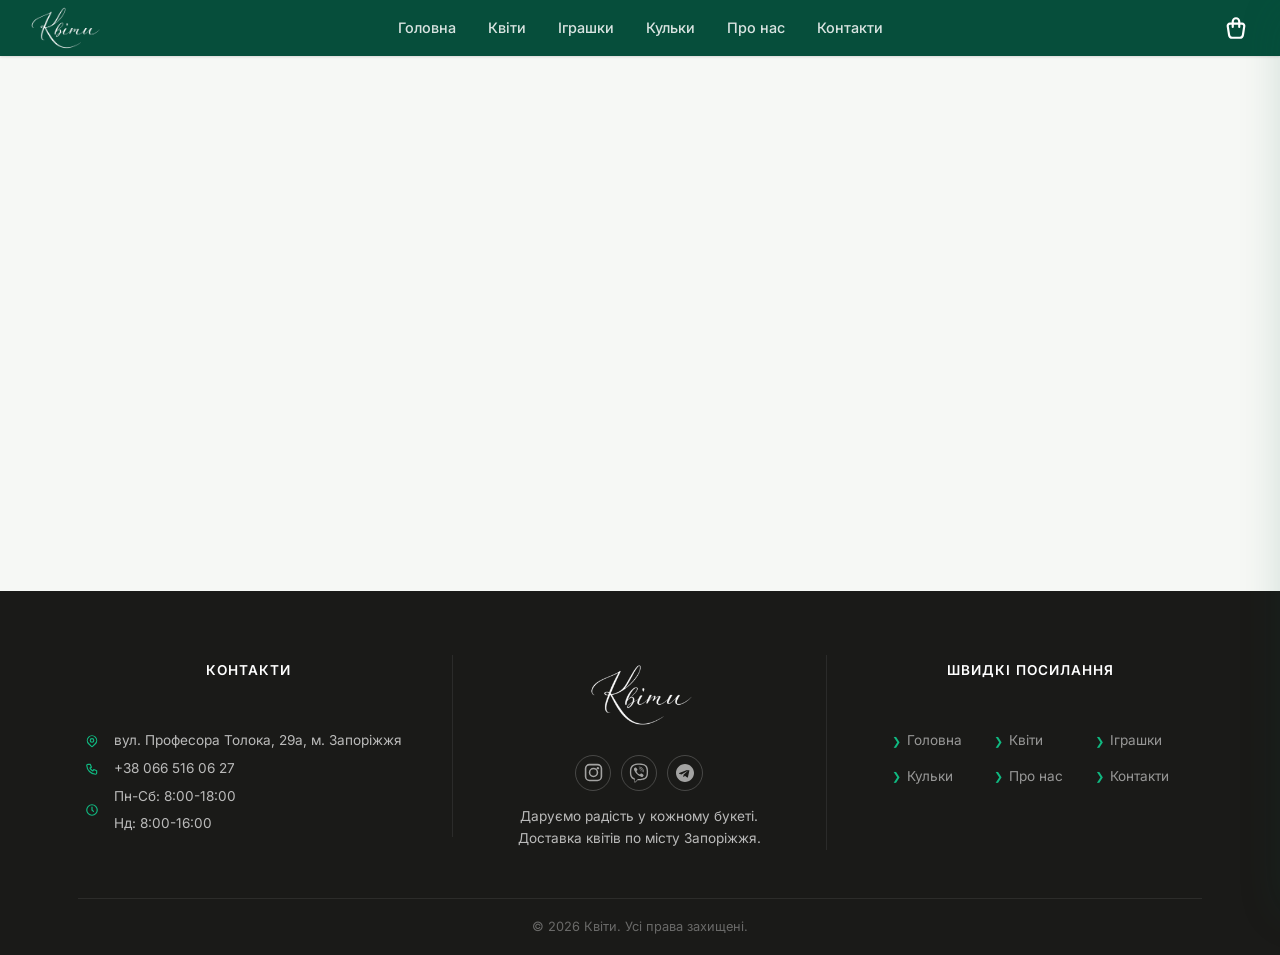
<file: balloons.html>
<!DOCTYPE html>
<html lang="uk">
<head>
    <meta charset="UTF-8" />
    <meta name="viewport" content="width=device-width, initial-scale=1.0, maximum-scale=1.0, user-scalable=no" />
    <title>Кульки</title>
    <link rel="preconnect" href="https://fonts.googleapis.com" />
    <link rel="preconnect" href="https://fonts.gstatic.com" crossorigin />
    <link href="https://fonts.googleapis.com/css2?family=Playfair+Display:ital,wght@0,400;0,600;0,700;1,400&family=Inter:wght@300;400;500;600&display=swap" rel="stylesheet" />
    <link rel="stylesheet" href="styles.css" />
</head>
<body class="page-about">

<!-- Навігація -->

<nav class="nav" id="navbar">
    <div class="container">
        <a href="index.html" class="nav-logo">
    <img src="logo_kvity_white.webp" alt="Квіти" class="nav-logo-img nav-logo-img-large" />
</a>
        <ul class="nav-links">
            <li><a href="index.html">Головна</a></li>
            <li><a href="index.html#kvity">Квіти</a></li>
            <li><a href="toys.html">Іграшки</a></li>
            <li><a href="balloons.html">Кульки</a></li>
            <li><a href="about.html">Про нас</a></li>
            <li><a href="#footer-phone" class="contact-us-link">Контакти</a></li>
        </ul>
        <button class="cart-btn" id="cart-btn">
            <svg class="cart-icon" viewBox="0 0 24 24" fill="none" stroke="currentColor" stroke-width="2" stroke-linecap="round" stroke-linejoin="round"><path d="M6.331 8h11.339a2 2 0 0 1 1.977 2.304l-1.255 8.152a3 3 0 0 1 -2.966 2.544h-6.852a3 3 0 0 1 -2.965 -2.544l-1.255 -8.152a2 2 0 0 1 1.977 -2.304z"/><path d="M9 11v-5a3 3 0 0 1 6 0v5"/></svg>
            <span class="cart-count" id="cart-count">0</span>
        </button>
        <button class="hamburger" id="hamburger">
            <span></span><span></span><span></span>
        </button>
    </div>
</nav>

<!-- Мобільне меню -->

<div class="mobile-menu" id="mobile-menu">
    
<nav class="mobile-menu-links">
        <a href="index.html#hero" class="mobile-link"><span class="mobile-link-icon"><svg width="20" height="20" viewBox="81.5 106 350 300" fill="none"><path d="M141 259V394H371V259" stroke="currentColor" stroke-width="24" stroke-linecap="round"/><path d="M93.5 281L256.5 118L419.5 281" stroke="currentColor" stroke-width="24" stroke-linecap="round"/></svg></span><span>Головна</span><span class="mobile-link-arrow"><svg width="16" height="16" viewBox="0 0 24 24" fill="none" stroke="currentColor" stroke-width="2" stroke-linecap="round" stroke-linejoin="round"><path d="M9 6l6 6-6 6"/></svg></span></a>
        <a href="index.html#kvity" class="mobile-link"><span class="mobile-link-icon"><svg width="20" height="20" viewBox="-3.41 0 183.79 183.79" fill="currentColor"><path d="M41.43,87.43c-2.62-1.17-4.18-1.81-5.69-2.54A42.67,42.67,0,0,1,19,70.58c-5.44-7.88-6.47-16.4-3.67-25.36C18,36.57,24.71,30.8,36,33.42c7.14,1.65,13.81,5.3,20.68,8.09,1.26.52,2.45,1.21,3.42,1.69,2.08-1.2,1.74-2.74,1.44-4-2.4-10.6,1.51-19.72,6.83-28.4a21.58,21.58,0,0,1,5.9-6.11c11.62-8.16,31.82-5.19,40.61,5.85,3,3.68,4.65,7.83,4.21,12.7-.33,3.63-.5,7.27-.79,11.63,2.68-1.39,4.71-2.36,6.66-3.46,10.9-6.18,22.22-6.68,33.9-2.58a47.34,47.34,0,0,1,4.84,1.77,21.79,21.79,0,0,1,11.95,13.62C178,51.34,177,57.36,174.22,64,168.71,77.31,159,85.74,145.68,90.54A41,41,0,0,0,142,92.38a68.91,68.91,0,0,0,7.17,3.94,59.43,59.43,0,0,1,19.27,12.61,24.61,24.61,0,0,1,7.83,16.65c.48,9.35-6.85,19.15-16.38,21.58a39.76,39.76,0,0,1-32.1-5.16c-2.59-1.63-5.14-3.31-8.49-5.48-.29,2.19-.75,3.51-.58,4.75,1.53,11.38-.87,22.23-5,32.68-1.91,4.88-5.49,8.33-11.41,9.15-4.3.61-8.42,1.1-12.7.17a20.8,20.8,0,0,1-13.18-8.88c-5.1-7.48-8.41-15.61-8.54-24.81,0-4,0-8,0-12.8a17.91,17.91,0,0,0-3.32,1.75c-8.76,7.73-18.67,13.27-30.23,15.4-12.51,2.31-23.17-1-31.38-11.1C.74,140.07-.81,131.7.45,127.2,2.07,121.42,4.18,115.84,8,111c8-10,17.45-17.89,29.81-21.89C38.63,88.86,39.36,88.41,41.43,87.43Zm75.75-.32c6.21-1.15,11.51-2,16.76-3.13,2.51-.52,4.92-1.47,7.42-2.06C152.23,79.35,159,72.05,164,62.57c3.71-7.09,2.08-13.9-1.18-20.45a10.26,10.26,0,0,0-5-4.44c-5.83-2.4-11.69-3.63-18.27-2-11.25,2.84-17.24,11.49-23.84,19.66-.79,4.72-4.27,7.92-6.66,11.73-2.55,4.09-2.73,5,.47,8C112.85,78.27,115.9,81.55,117.18,87.11Zm-54.59,9A26.55,26.55,0,0,0,60,95.44c-8.61-1.26-16.37,2-23.9,5.2-10,4.21-17.5,11.6-22.46,21.39a27.87,27.87,0,0,0-2.85,14.08c.16,3.83,1.74,6.6,5.68,7.51a74.77,74.77,0,0,0,7.51,1.45c8.66,1.06,16.09-2.91,23.64-6.14a26.18,26.18,0,0,0,7.05-4.66,79.58,79.58,0,0,0,14.2-17,37.55,37.55,0,0,0,2.26-5.06c-1.91-2.78-3.78-5-5.08-7.5A86.13,86.13,0,0,1,62.59,96.1ZM94.74,67a37.26,37.26,0,0,0,2.65-5c2.59-7,4.82-14.08,7.59-21,2.54-6.33,2.15-12.92,2.43-19.45A9.7,9.7,0,0,0,106,16.78c-3.45-6.18-15.87-10-22.19-7a5.15,5.15,0,0,0-1.42,1C75.6,17.39,70.92,25,72.37,35c1.28,8.86,4.39,17.19,8.21,25.22C83.68,66.77,86.36,67.94,94.74,67Zm16.35,40.39c2,5.47,5.63,9.12,9,13a54.73,54.73,0,0,0,29.26,18.11,15.59,15.59,0,0,0,15-3.92,7.53,7.53,0,0,0,2.24-8.54c-2.11-6-5.15-11.28-10.6-15.12-10-7-21.2-11-32.9-13.81-2.14-.51-4.5-.07-6.89-.07Zm-11.51,9.26L84.11,118c-6.57,16.3-9.06,32.17-.69,48.23a23.93,23.93,0,0,0,2.64,4.38c2.68,3.2,6.36,5.44,10.37,5.1,4.4-.38,6.16-4.35,7.75-8.2,2.67-6.48,3.23-13.23,3.75-20.08C108.79,136.23,105.76,126.19,99.58,116.65ZM74.35,70.31c-3.3-4-6.25-7.81-9.54-11.34C62.5,56.5,60,53.83,57.08,52.34c-6.58-3.32-13.51-6-20.31-8.85a11.73,11.73,0,0,0-2.46-.71c-6.92-1.24-11.68,2.69-12,9.66-.19,4.78,1,9,4.35,12.53,3.88,4.13,7.07,9.18,12.68,11.16,6.44,2.27,13.06,4.06,19.62,6,2.48.71,5,1.07,7.59-.48Zm31.37,19.84a13.48,13.48,0,0,0-4.3-10.65c-2.7-2.64-6-2.67-9.41-3.14-6.86-.94-12.41,3.21-14.49,9.32a49.37,49.37,0,0,0-2.67,10.69c-.45,4.29,1.62,7.66,5.59,9.67C87.05,109.39,94,108.21,99,102.7,102.43,98.88,105.44,94.75,105.72,90.15Z"/></svg></span><span>Квіти</span><span class="mobile-link-arrow"><svg width="16" height="16" viewBox="0 0 24 24" fill="none" stroke="currentColor" stroke-width="2" stroke-linecap="round" stroke-linejoin="round"><path d="M9 6l6 6-6 6"/></svg></span></a>
        <a href="toys.html" class="mobile-link"><span class="mobile-link-icon"><svg width="25" height="25" viewBox="0 0 24 24" fill="none" stroke="currentColor" stroke-width="1.5" stroke-linecap="round" stroke-linejoin="round"><circle cx="12" cy="13" r="6.5"/><circle cx="6.5" cy="6.5" r="2.5"/><circle cx="17.5" cy="6.5" r="2.5"/><circle cx="9.3" cy="12.5" r="0.6" fill="currentColor" stroke="none"/><circle cx="14.7" cy="12.5" r="0.6" fill="currentColor" stroke="none"/><ellipse cx="12" cy="15.3" rx="1.6" ry="1.1" fill="currentColor" stroke="none"/></svg></span><span>Іграшки</span><span class="mobile-link-arrow"><svg width="16" height="16" viewBox="0 0 24 24" fill="none" stroke="currentColor" stroke-width="2" stroke-linecap="round" stroke-linejoin="round"><path d="M9 6l6 6-6 6"/></svg></span></a>
        <a href="balloons.html" class="mobile-link"><span class="mobile-link-icon"><svg width="25" height="25" viewBox="0 0 24 24" fill="none" stroke="currentColor" stroke-width="1.8" stroke-linecap="round" stroke-linejoin="round"><circle cx="12" cy="9" r="6"/><path d="M12 15l-1 6h2z"/></svg></span><span>Кульки</span><span class="mobile-link-arrow"><svg width="16" height="16" viewBox="0 0 24 24" fill="none" stroke="currentColor" stroke-width="2" stroke-linecap="round" stroke-linejoin="round"><path d="M9 6l6 6-6 6"/></svg></span></a>
        <a href="about.html" class="mobile-link"><span class="mobile-link-icon"><svg width="25" height="25" viewBox="0 0 24 24" fill="none" stroke="currentColor" stroke-width="1.8" stroke-linecap="round" stroke-linejoin="round"><circle cx="12" cy="12" r="8"/><path d="M12 8h.01"/><path d="M11 11h1v5h1"/></svg></span><span>Про нас</span><span class="mobile-link-arrow"><svg width="16" height="16" viewBox="0 0 24 24" fill="none" stroke="currentColor" stroke-width="2" stroke-linecap="round" stroke-linejoin="round"><path d="M9 6l6 6-6 6"/></svg></span></a>
        <a href="#footer-phone" class="mobile-link contact-us-link"><span class="mobile-link-icon"><svg width="25" height="25" viewBox="0 0 24 24" fill="none" stroke="currentColor" stroke-width="1.8" stroke-linecap="round" stroke-linejoin="round"><path d="M12 21s-6-5.686-6-10a6 6 0 0 1 12 0c0 4.314-6 10-6 10z"/><circle cx="12" cy="11" r="2"/></svg></span><span>Контакти</span><span class="mobile-link-arrow"><svg width="16" height="16" viewBox="0 0 24 24" fill="none" stroke="currentColor" stroke-width="2" stroke-linecap="round" stroke-linejoin="round"><path d="M9 6l6 6-6 6"/></svg></span></a>
    </nav>
    <div class="mobile-menu-footer">
        <a href="tel:+380665160627" class="btn btn-primary mobile-call-btn">
            <span><svg width="16" height="16" viewBox="0 0 24 24" fill="none" stroke="currentColor" stroke-width="2" stroke-linecap="round" stroke-linejoin="round"><path d="M5 4h4l2 5l-2.5 1.5a11 11 0 0 0 5 5l1.5 -2.5l5 2v4a2 2 0 0 1 -2 2a16 16 0 0 1 -15 -15a2 2 0 0 1 2 -2"/></svg></span> <span>+38 066 516 06 27</span>
        </a>
    </div>
</div>

<!-- Кошик -->

<div class="cart-overlay" id="cart-overlay"></div>
<aside class="cart-drawer" id="cart-drawer">
    <div class="cart-header">
        <h3><span class="cart-header-icon"><svg width="15" height="15" viewBox="0 0 24 24" fill="none" stroke="currentColor" stroke-width="2" stroke-linecap="round" stroke-linejoin="round"><path d="M6.331 8h11.339a2 2 0 0 1 1.977 2.304l-1.255 8.152a3 3 0 0 1 -2.966 2.544h-6.852a3 3 0 0 1 -2.965 -2.544l-1.255 -8.152a2 2 0 0 1 1.977 -2.304z"/><path d="M9 11v-5a3 3 0 0 1 6 0v5"/></svg></span> <span>Ваш кошик</span></h3>
        <button class="cart-close" id="cart-close">✕</button>
    </div>
    <div class="cart-items" id="cart-items">
        <div class="cart-empty" id="cart-empty">
            <span>🌷</span>
            <p>Кошик поки порожній</p>
        </div>
    </div>
    <div class="cart-footer" id="cart-footer">
        <div class="cart-total-row">
            <span>Разом:</span>
            <strong id="cart-total">0 ₴</strong>
        </div>
        <a href="tel:+380665160627" class="btn btn-primary cart-checkout" id="cart-checkout">
            <span><svg width="15" height="15" viewBox="0 0 24 24" fill="none" stroke="currentColor" stroke-width="2" stroke-linecap="round" stroke-linejoin="round"><path d="M5 4h4l2 5l-2.5 1.5a11 11 0 0 0 5 5l1.5 -2.5l5 2v4a2 2 0 0 1 -2 2a16 16 0 0 1 -15 -15a2 2 0 0 1 2 -2"/></svg></span> <span>Оформити замовлення</span>
        </a>
        <p class="cart-hint">Зателефонуйте нам – назвіть товари з кошика, і ми все підготуємо</p>
    </div>
</aside>

<!-- Товари: Кульки -->

<section class="about kvity" id="kulky">
    <div class="container">
        <div class="about-text">
            <div class="section-header reveal-right">
                <h2 class="section-title" id="kulky-title">Гелієві кульки</h2>
                <p class="section-sub">Те, без чого свято не розпочнеться</p>
            </div>
        </div>

    <div class="products-grid">

<!-- Продукт 1 -->

<article class="product-card product-card-balloon reveal" data-category="foil">
    <div class="product-img-wrap">
        <img src="lateksni_kullku.webp" alt="Латексні кульки" loading="lazy" />
    </div>
    <div class="product-body">
        <div class="product-name">Латексні кульки</div>
        <p class="product-desc">У каталозі представлені лише деякі види кульок. Насправді наш асортимент значно більший. Якщо ви хочете побачити всі кульки, які є в наявності, запрошуємо вас завітати до нашого квіткового магазину за адресою: вул. Професора Толока, 29а, м. Запоріжжя.</p>
        <p class="product-desc">Також ви можете <a href="tel:+380665160627" class="balloon-types-call">зателефонувати нам,</a> а ми в свою чергу розрахуємо замовлення відповідно до ваших побажань.</p>
        <div class="product-footer">
            <div class="product-price">80 ₴ <span>/ од.</span></div>
            <div class="product-qty" data-name="Латексна кулька" data-price="150">
                <button class="qty-btn qty-minus" type="button" aria-label="Зменшити кількість">−</button>
                <span class="qty-count">0</span>
                <button class="qty-btn qty-plus" type="button" aria-label="Додати в кошик">+</button>
            </div>
        </div>
    </div>
</article>

<!-- Продукт 2 -->

<article class="product-card product-card-balloon reveal" data-category="latex">
    <div class="product-img-wrap">
        <img src="folgovani_kullku.webp" alt="Фольговані кульки" loading="lazy" />
    </div>
    <div class="product-body">
        <div class="product-name">Фольговані кульки</div>
        <p class="product-desc">У каталозі представлені лише деякі види кульок. Насправді наш асортимент значно більший. Якщо ви хочете побачити всі кульки, які є в наявності, запрошуємо вас завітати до нашого квіткового магазину за адресою: вул. Професора Толока, 29а, м. Запоріжжя.</p>
        <p class="product-desc">Також ви можете <a href="tel:+380665160627" class="balloon-types-call">зателефонувати нам,</a> а ми в свою чергу розрахуємо вартість замовлення відповідно до ваших побажань.</p>
        <div class="product-footer">
            <div class="product-price">150 ₴ <span>/ од.</span></div>
            <div class="product-qty" data-name="Фольговані кульки" data-price="40">
                <button class="qty-btn qty-minus" type="button" aria-label="Зменшити кількість">−</button>
                <span class="qty-count">0</span>
                <button class="qty-btn qty-plus" type="button" aria-label="Додати в кошик">+</button>
            </div>
        </div>
    </div>
</article>

        </div>
    </div>
</section>

<!-- Футер -->

<footer>
    <div class="container">
        <div class="footer-grid">
            <div class="footer-col footer-brand-col">
                <div class="footer-logo">
    <img src="logo_kvity_white.webp" alt="Квіти" class="footer-logo-img" />
</div>
                <div class="footer-social">
                    <a href="https://www.instagram.com/lipinskayanatalya/" class="social-btn" target="_blank" rel="noopener">
                        <svg width="19" height="19" viewBox="0 0 24 24" fill="none" stroke="currentColor" stroke-width="2" stroke-linecap="round" stroke-linejoin="round"><rect x="2" y="2" width="20" height="20" rx="5"/><circle cx="12" cy="12" r="5"/><circle cx="17.5" cy="6.5" r="1.5" fill="currentColor" stroke="none"/></svg>
                    </a>
                    <a href="viber://chat?number=%2B380665160627" class="social-btn" target="_blank" rel="noopener">
                        <svg width="24" height="24" fill="currentColor" xmlns="http://www.w3.org/2000/svg" viewBox="0 0 640 640"><path d="M508.3 113.9C495.6 102.2 444.2 64.9 329.6 64.4C329.6 64.4 194.5 56.3 128.7 116.7C92.1 153.3 79.2 207 77.8 273.5C76.4 340 74.7 464.6 194.8 498.4L194.9 498.4L194.8 550C194.8 550 194 570.9 207.8 575.1C224.4 580.3 234.2 564.4 250.1 547.3C258.8 537.9 270.8 524.1 279.9 513.6C362.1 520.5 425.2 504.7 432.4 502.4C449 497 542.9 485 558.1 360.4C573.9 231.8 550.5 150.6 508.3 113.9zM522.2 351C509.3 455 433.2 461.6 419.2 466.1C413.2 468 357.7 481.8 288 477.3C288 477.3 236 540 219.8 556.3C214.5 561.6 208.7 561.1 208.8 550.6C208.8 543.7 209.2 464.9 209.2 464.9L209.2 464.9C107.4 436.7 113.4 330.6 114.5 275.1C115.6 219.6 126.1 174.1 157.1 143.5C212.8 93 327.5 100.5 327.5 100.5C424.4 100.9 470.8 130.1 481.6 139.9C517.3 170.5 535.5 243.7 522.2 351zM383.2 270.2C383.6 278.8 370.7 279.4 370.3 270.8C369.2 248.8 358.9 238.1 337.7 236.9C329.1 236.4 329.9 223.5 338.4 224C366.3 225.5 381.8 241.5 383.2 270.2zM403.5 281.5C404.5 239.1 378 205.9 327.7 202.2C319.2 201.6 320.1 188.7 328.6 189.3C386.6 193.5 417.5 233.4 416.4 281.8C416.3 290.4 403.3 290 403.5 281.5zM450.5 294.9C450.6 303.5 437.6 303.6 437.6 295C437 213.5 382.7 169.1 316.8 168.6C308.3 168.5 308.3 155.7 316.8 155.7C390.5 156.2 449.8 207.1 450.5 294.9zM439.2 393L439.2 393.2C428.4 412.2 408.2 433.2 387.4 426.5L387.2 426.2C366.1 420.3 316.4 394.7 285 369.7C268.8 356.9 254 341.8 242.6 327.3C232.3 314.4 221.9 299.1 211.8 280.7C190.5 242.2 185.8 225 185.8 225C179.1 204.2 200 184 219.1 173.2L219.3 173.2C228.5 168.4 237.3 170 243.2 177.1C243.2 177.1 255.6 191.9 260.9 199.2C265.9 206 272.6 216.9 276.1 223C282.2 233.9 278.4 245 272.4 249.6L260.4 259.2C254.3 264.1 255.1 273.2 255.1 273.2C255.1 273.2 272.9 340.5 339.4 357.5C339.4 357.5 348.5 358.3 353.4 352.2L363 340.2C367.6 334.2 378.7 330.4 389.6 336.5C404.3 344.8 423 357.7 435.4 369.4C442.4 375.1 444 383.8 439.2 393z"/></svg>
                    </a>
                    <a href="https://t.me/nataliyassg" class="social-btn" target="_blank" rel="noopener">
                        <svg width="18" height="18" viewBox="0 0 24 24" fill="currentColor"><path d="M12 0C5.373 0 0 5.373 0 12s5.373 12 12 12 12-5.373 12-12S18.627 0 12 0zm5.894 8.221-1.97 9.28c-.145.658-.537.818-1.084.508l-3-2.21-1.447 1.394c-.16.16-.295.295-.605.295l.213-3.053 5.56-5.023c.242-.213-.054-.333-.373-.12L7.26 13.988 4.28 13.08c-.656-.204-.67-.656.136-.97l10.3-3.97c.545-.197 1.02.133.843.97l.335-.889z"/></svg>
                    </a>
                </div>
                <p class="footer-desc">Даруємо радість у кожному букеті. Доставка квітів по місту Запоріжжя.</p>
            </div>
            <div class="footer-col footer-contacts-col" id="contacts">
                <h4>Контакти</h4>
                <ul class="footer-contact">
                    <li><span class="contact-icon"><svg width="14" height="14" viewBox="0 0 24 24" fill="none" stroke="currentColor" stroke-width="2" stroke-linecap="round" stroke-linejoin="round"><path d="M9 11a3 3 0 1 0 6 0a3 3 0 0 0 -6 0"/><path d="M17.657 16.657l-4.243 4.243a2 2 0 0 1 -2.827 0l-4.244 -4.243a8 8 0 1 1 11.314 0z"/></svg></span><span>вул. Професора Толока, 29а, м. Запоріжжя</span></li>
                    <li id="footer-phone"><span class="contact-icon"><svg width="14" height="14" viewBox="0 0 24 24" fill="none" stroke="currentColor" stroke-width="2" stroke-linecap="round" stroke-linejoin="round"><path d="M5 4h4l2 5l-2.5 1.5a11 11 0 0 0 5 5l1.5 -2.5l5 2v4a2 2 0 0 1 -2 2a16 16 0 0 1 -15 -15a2 2 0 0 1 2 -2"/></svg></span><a href="tel:+380665160627" style="color:inherit;transition:color .2s;" onmouseover="this.style.color='var(--emerald)'" onmouseout="this.style.color='inherit'">+38 066 516 06 27</a></li>
                    <li><span class="contact-icon"><svg width="14" height="14" viewBox="0 0 24 24" fill="none" stroke="currentColor" stroke-width="2" stroke-linecap="round" stroke-linejoin="round"><circle cx="12" cy="12" r="9"/><polyline points="12 7 12 12 14.5 14.5"/></svg></span><span>Пн-Сб: 8:00-18:00 <br>Нд: 8:00-16:00</span></li>
                </ul>
            </div>
            <div class="footer-col footer-links-col">
                <details class="footer-links-details" open>
                    <summary>Швидкі посилання</summary>
                    <ul class="footer-links">
                        <li><a href="index.html#hero">Головна</a></li>
                        <li><a href="index.html#kvity">Квіти</a></li>
                        <li><a href="toys.html">Іграшки</a></li>
                        <li><a href="balloons.html">Кульки</a></li>
                        <li><a href="about.html">Про нас</a></li>
                        <li><a href="#contacts">Контакти</a></li>
                    </ul>
                </details>
            </div>
        </div>
        <div class="footer-bottom">
            <span>© 2026 Квіти. Усі права захищені.</span>
        </div>
    </div>
</footer>

<!-- Кнопка Нагору -->

<button id="back-to-top">↑</button>

<!-- Спливаюче повідомлення кошика -->

<div id="toast-container" class="toast-container"></div>

<script src="script.js"></script>
</body>
</html>
</file>
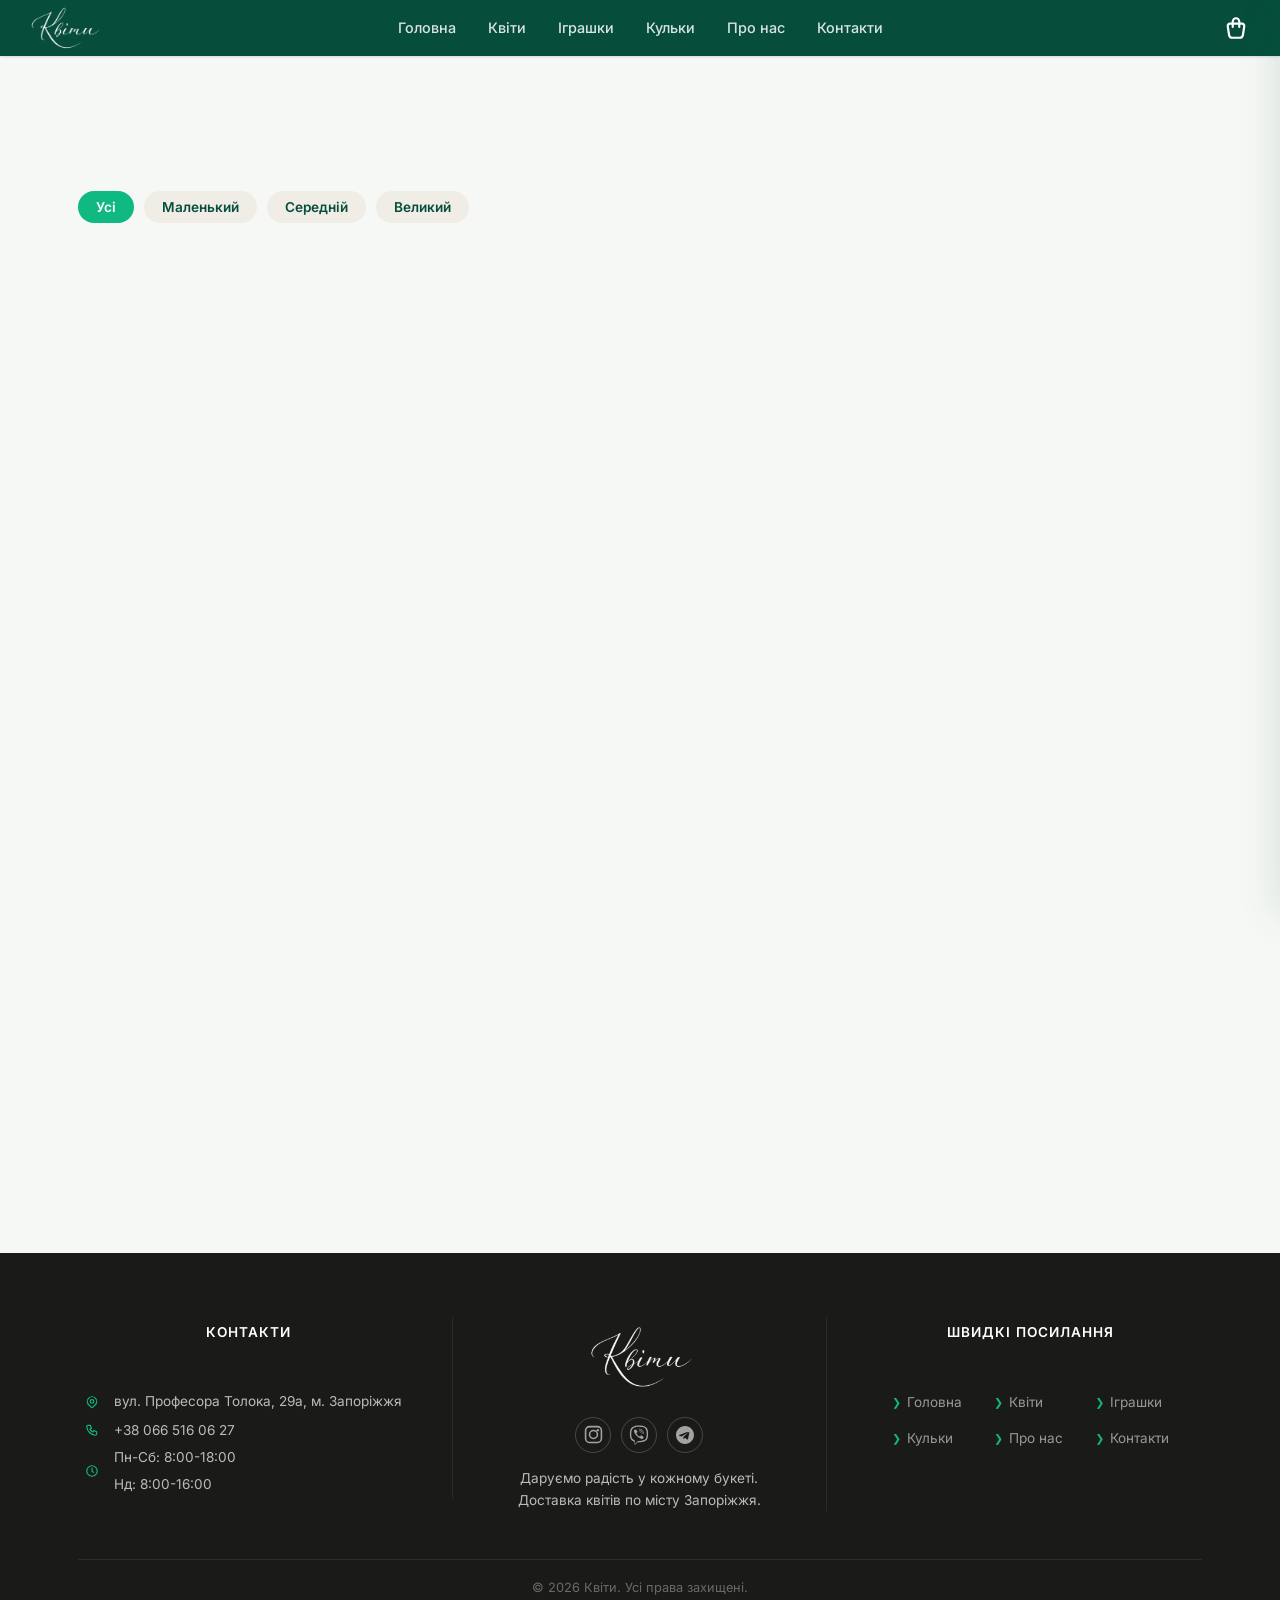
<file: toys.html>
<!DOCTYPE html>
<html lang="uk">
<head>
    <meta charset="UTF-8" />
    <meta name="viewport" content="width=device-width, initial-scale=1.0, maximum-scale=1.0, user-scalable=no" />
    <title>Іграшки</title>
    <link rel="preconnect" href="https://fonts.googleapis.com" />
    <link rel="preconnect" href="https://fonts.gstatic.com" crossorigin />
    <link href="https://fonts.googleapis.com/css2?family=Playfair+Display:ital,wght@0,400;0,600;0,700;1,400&family=Inter:wght@300;400;500;600&display=swap" rel="stylesheet" />
    <link rel="stylesheet" href="styles.css" />
</head>
<body class="page-about">

<!-- Навігація -->

<nav class="nav" id="navbar">
    <div class="container">
        <a href="index.html" class="nav-logo">
    <img src="logo_kvity_white.webp" alt="Квіти" class="nav-logo-img nav-logo-img-large" />
</a>
        <ul class="nav-links">
            <li><a href="index.html">Головна</a></li>
            <li><a href="index.html#kvity">Квіти</a></li>
            <li><a href="toys.html">Іграшки</a></li>
            <li><a href="balloons.html">Кульки</a></li>
            <li><a href="about.html">Про нас</a></li>
            <li><a href="#footer-phone" class="contact-us-link">Контакти</a></li>
        </ul>
        <button class="cart-btn" id="cart-btn">
            <svg class="cart-icon" viewBox="0 0 24 24" fill="none" stroke="currentColor" stroke-width="2" stroke-linecap="round" stroke-linejoin="round"><path d="M6.331 8h11.339a2 2 0 0 1 1.977 2.304l-1.255 8.152a3 3 0 0 1 -2.966 2.544h-6.852a3 3 0 0 1 -2.965 -2.544l-1.255 -8.152a2 2 0 0 1 1.977 -2.304z"/><path d="M9 11v-5a3 3 0 0 1 6 0v5"/></svg>
            <span class="cart-count" id="cart-count">0</span>
        </button>
        <button class="hamburger" id="hamburger">
            <span></span><span></span><span></span>
        </button>
    </div>
</nav>

<!-- Мобільне меню -->

<div class="mobile-menu" id="mobile-menu">

<nav class="mobile-menu-links">
        <a href="index.html#hero" class="mobile-link"><span class="mobile-link-icon"><svg width="20" height="20" viewBox="81.5 106 350 300" fill="none"><path d="M141 259V394H371V259" stroke="currentColor" stroke-width="24" stroke-linecap="round"/><path d="M93.5 281L256.5 118L419.5 281" stroke="currentColor" stroke-width="24" stroke-linecap="round"/></svg></span><span>Головна</span><span class="mobile-link-arrow"><svg width="16" height="16" viewBox="0 0 24 24" fill="none" stroke="currentColor" stroke-width="2" stroke-linecap="round" stroke-linejoin="round"><path d="M9 6l6 6-6 6"/></svg></span></a>
        <a href="index.html#kvity" class="mobile-link"><span class="mobile-link-icon"><svg width="20" height="20" viewBox="-3.41 0 183.79 183.79" fill="currentColor"><path d="M41.43,87.43c-2.62-1.17-4.18-1.81-5.69-2.54A42.67,42.67,0,0,1,19,70.58c-5.44-7.88-6.47-16.4-3.67-25.36C18,36.57,24.71,30.8,36,33.42c7.14,1.65,13.81,5.3,20.68,8.09,1.26.52,2.45,1.21,3.42,1.69,2.08-1.2,1.74-2.74,1.44-4-2.4-10.6,1.51-19.72,6.83-28.4a21.58,21.58,0,0,1,5.9-6.11c11.62-8.16,31.82-5.19,40.61,5.85,3,3.68,4.65,7.83,4.21,12.7-.33,3.63-.5,7.27-.79,11.63,2.68-1.39,4.71-2.36,6.66-3.46,10.9-6.18,22.22-6.68,33.9-2.58a47.34,47.34,0,0,1,4.84,1.77,21.79,21.79,0,0,1,11.95,13.62C178,51.34,177,57.36,174.22,64,168.71,77.31,159,85.74,145.68,90.54A41,41,0,0,0,142,92.38a68.91,68.91,0,0,0,7.17,3.94,59.43,59.43,0,0,1,19.27,12.61,24.61,24.61,0,0,1,7.83,16.65c.48,9.35-6.85,19.15-16.38,21.58a39.76,39.76,0,0,1-32.1-5.16c-2.59-1.63-5.14-3.31-8.49-5.48-.29,2.19-.75,3.51-.58,4.75,1.53,11.38-.87,22.23-5,32.68-1.91,4.88-5.49,8.33-11.41,9.15-4.3.61-8.42,1.1-12.7.17a20.8,20.8,0,0,1-13.18-8.88c-5.1-7.48-8.41-15.61-8.54-24.81,0-4,0-8,0-12.8a17.91,17.91,0,0,0-3.32,1.75c-8.76,7.73-18.67,13.27-30.23,15.4-12.51,2.31-23.17-1-31.38-11.1C.74,140.07-.81,131.7.45,127.2,2.07,121.42,4.18,115.84,8,111c8-10,17.45-17.89,29.81-21.89C38.63,88.86,39.36,88.41,41.43,87.43Zm75.75-.32c6.21-1.15,11.51-2,16.76-3.13,2.51-.52,4.92-1.47,7.42-2.06C152.23,79.35,159,72.05,164,62.57c3.71-7.09,2.08-13.9-1.18-20.45a10.26,10.26,0,0,0-5-4.44c-5.83-2.4-11.69-3.63-18.27-2-11.25,2.84-17.24,11.49-23.84,19.66-.79,4.72-4.27,7.92-6.66,11.73-2.55,4.09-2.73,5,.47,8C112.85,78.27,115.9,81.55,117.18,87.11Zm-54.59,9A26.55,26.55,0,0,0,60,95.44c-8.61-1.26-16.37,2-23.9,5.2-10,4.21-17.5,11.6-22.46,21.39a27.87,27.87,0,0,0-2.85,14.08c.16,3.83,1.74,6.6,5.68,7.51a74.77,74.77,0,0,0,7.51,1.45c8.66,1.06,16.09-2.91,23.64-6.14a26.18,26.18,0,0,0,7.05-4.66,79.58,79.58,0,0,0,14.2-17,37.55,37.55,0,0,0,2.26-5.06c-1.91-2.78-3.78-5-5.08-7.5A86.13,86.13,0,0,1,62.59,96.1ZM94.74,67a37.26,37.26,0,0,0,2.65-5c2.59-7,4.82-14.08,7.59-21,2.54-6.33,2.15-12.92,2.43-19.45A9.7,9.7,0,0,0,106,16.78c-3.45-6.18-15.87-10-22.19-7a5.15,5.15,0,0,0-1.42,1C75.6,17.39,70.92,25,72.37,35c1.28,8.86,4.39,17.19,8.21,25.22C83.68,66.77,86.36,67.94,94.74,67Zm16.35,40.39c2,5.47,5.63,9.12,9,13a54.73,54.73,0,0,0,29.26,18.11,15.59,15.59,0,0,0,15-3.92,7.53,7.53,0,0,0,2.24-8.54c-2.11-6-5.15-11.28-10.6-15.12-10-7-21.2-11-32.9-13.81-2.14-.51-4.5-.07-6.89-.07Zm-11.51,9.26L84.11,118c-6.57,16.3-9.06,32.17-.69,48.23a23.93,23.93,0,0,0,2.64,4.38c2.68,3.2,6.36,5.44,10.37,5.1,4.4-.38,6.16-4.35,7.75-8.2,2.67-6.48,3.23-13.23,3.75-20.08C108.79,136.23,105.76,126.19,99.58,116.65ZM74.35,70.31c-3.3-4-6.25-7.81-9.54-11.34C62.5,56.5,60,53.83,57.08,52.34c-6.58-3.32-13.51-6-20.31-8.85a11.73,11.73,0,0,0-2.46-.71c-6.92-1.24-11.68,2.69-12,9.66-.19,4.78,1,9,4.35,12.53,3.88,4.13,7.07,9.18,12.68,11.16,6.44,2.27,13.06,4.06,19.62,6,2.48.71,5,1.07,7.59-.48Zm31.37,19.84a13.48,13.48,0,0,0-4.3-10.65c-2.7-2.64-6-2.67-9.41-3.14-6.86-.94-12.41,3.21-14.49,9.32a49.37,49.37,0,0,0-2.67,10.69c-.45,4.29,1.62,7.66,5.59,9.67C87.05,109.39,94,108.21,99,102.7,102.43,98.88,105.44,94.75,105.72,90.15Z"/></svg></span><span>Квіти</span><span class="mobile-link-arrow"><svg width="16" height="16" viewBox="0 0 24 24" fill="none" stroke="currentColor" stroke-width="2" stroke-linecap="round" stroke-linejoin="round"><path d="M9 6l6 6-6 6"/></svg></span></a>
        <a href="toys.html" class="mobile-link"><span class="mobile-link-icon"><svg width="25" height="25" viewBox="0 0 24 24" fill="none" stroke="currentColor" stroke-width="1.5" stroke-linecap="round" stroke-linejoin="round"><circle cx="12" cy="13" r="6.5"/><circle cx="6.5" cy="6.5" r="2.5"/><circle cx="17.5" cy="6.5" r="2.5"/><circle cx="9.3" cy="12.5" r="0.6" fill="currentColor" stroke="none"/><circle cx="14.7" cy="12.5" r="0.6" fill="currentColor" stroke="none"/><ellipse cx="12" cy="15.3" rx="1.6" ry="1.1" fill="currentColor" stroke="none"/></svg></span><span>Іграшки</span><span class="mobile-link-arrow"><svg width="16" height="16" viewBox="0 0 24 24" fill="none" stroke="currentColor" stroke-width="2" stroke-linecap="round" stroke-linejoin="round"><path d="M9 6l6 6-6 6"/></svg></span></a>
        <a href="balloons.html" class="mobile-link"><span class="mobile-link-icon"><svg width="25" height="25" viewBox="0 0 24 24" fill="none" stroke="currentColor" stroke-width="1.8" stroke-linecap="round" stroke-linejoin="round"><circle cx="12" cy="9" r="6"/><path d="M12 15l-1 6h2z"/></svg></span><span>Кульки</span><span class="mobile-link-arrow"><svg width="16" height="16" viewBox="0 0 24 24" fill="none" stroke="currentColor" stroke-width="2" stroke-linecap="round" stroke-linejoin="round"><path d="M9 6l6 6-6 6"/></svg></span></a>
        <a href="about.html" class="mobile-link"><span class="mobile-link-icon"><svg width="25" height="25" viewBox="0 0 24 24" fill="none" stroke="currentColor" stroke-width="1.8" stroke-linecap="round" stroke-linejoin="round"><circle cx="12" cy="12" r="8"/><path d="M12 8h.01"/><path d="M11 11h1v5h1"/></svg></span><span>Про нас</span><span class="mobile-link-arrow"><svg width="16" height="16" viewBox="0 0 24 24" fill="none" stroke="currentColor" stroke-width="2" stroke-linecap="round" stroke-linejoin="round"><path d="M9 6l6 6-6 6"/></svg></span></a>
        <a href="#footer-phone" class="mobile-link contact-us-link"><span class="mobile-link-icon"><svg width="25" height="25" viewBox="0 0 24 24" fill="none" stroke="currentColor" stroke-width="1.8" stroke-linecap="round" stroke-linejoin="round"><path d="M12 21s-6-5.686-6-10a6 6 0 0 1 12 0c0 4.314-6 10-6 10z"/><circle cx="12" cy="11" r="2"/></svg></span><span>Контакти</span><span class="mobile-link-arrow"><svg width="16" height="16" viewBox="0 0 24 24" fill="none" stroke="currentColor" stroke-width="2" stroke-linecap="round" stroke-linejoin="round"><path d="M9 6l6 6-6 6"/></svg></span></a>
    </nav>
    <div class="mobile-menu-footer">
        <a href="tel:+380665160627" class="btn btn-primary mobile-call-btn">
            <span><svg width="16" height="16" viewBox="0 0 24 24" fill="none" stroke="currentColor" stroke-width="2" stroke-linecap="round" stroke-linejoin="round"><path d="M5 4h4l2 5l-2.5 1.5a11 11 0 0 0 5 5l1.5 -2.5l5 2v4a2 2 0 0 1 -2 2a16 16 0 0 1 -15 -15a2 2 0 0 1 2 -2"/></svg></span> <span>+38 066 516 06 27</span>
        </a>
    </div>
</div>

<!-- Кошик -->

<div class="cart-overlay" id="cart-overlay"></div>
<aside class="cart-drawer" id="cart-drawer">
    <div class="cart-header">
        <h3><span class="cart-header-icon"><svg width="15" height="15" viewBox="0 0 24 24" fill="none" stroke="currentColor" stroke-width="2" stroke-linecap="round" stroke-linejoin="round"><path d="M6.331 8h11.339a2 2 0 0 1 1.977 2.304l-1.255 8.152a3 3 0 0 1 -2.966 2.544h-6.852a3 3 0 0 1 -2.965 -2.544l-1.255 -8.152a2 2 0 0 1 1.977 -2.304z"/><path d="M9 11v-5a3 3 0 0 1 6 0v5"/></svg></span> <span>Ваш кошик</span></h3>
        <button class="cart-close" id="cart-close">✕</button>
    </div>
    <div class="cart-items" id="cart-items">
        <div class="cart-empty" id="cart-empty">
            <span>🌷</span>
            <p>Кошик поки порожній</p>
        </div>
    </div>
    <div class="cart-footer" id="cart-footer">
        <div class="cart-total-row">
            <span>Разом:</span>
            <strong id="cart-total">0 ₴</strong>
        </div>
        <a href="tel:+380665160627" class="btn btn-primary cart-checkout" id="cart-checkout">
            <span><svg width="15" height="15" viewBox="0 0 24 24" fill="none" stroke="currentColor" stroke-width="2" stroke-linecap="round" stroke-linejoin="round"><path d="M5 4h4l2 5l-2.5 1.5a11 11 0 0 0 5 5l1.5 -2.5l5 2v4a2 2 0 0 1 -2 2a16 16 0 0 1 -15 -15a2 2 0 0 1 2 -2"/></svg></span> <span>Оформити замовлення</span>
        </a>
        <p class="cart-hint">Зателефонуйте нам – назвіть товари з кошика, і ми все підготуємо</p>
    </div>
</aside>

<!-- Товари: Іграшки -->

<section class="about kvity" id="igrashky">
    <div class="container">
        <div class="about-text">
            <div class="section-header reveal-right">
                <h2 class="section-title" id="igrashky-title">М'які іграшки</h2>
                <p class="section-sub">Те, без чого свято не буде вічним</p>
            </div>
        </div>

    <div class="category-filters" role="tablist" aria-label="Фільтр за розміром">
        <button class="filter-btn active" data-filter="all" type="button">Усі</button>
        <button class="filter-btn" data-filter="small" type="button">Маленький</button>
        <button class="filter-btn" data-filter="medium" type="button">Середній</button>
        <button class="filter-btn" data-filter="large" type="button">Великий</button>
    </div>

    <div class="products-grid">

<!-- Продукт 1 -->

<article class="product-card reveal" data-category="small">
    <div class="product-img-wrap">
        <img src="white_small_bear.webp" alt="Білий маленький ведмедик" loading="lazy" />
    </div>
    <div class="product-body">
        <div class="product-name">Білий ведмедик</div>
        <p class="product-desc">Розмір: 25 см</p>
        <div class="product-footer">
            <div class="product-price">250 ₴ <span>/ од.</span></div>
            <div class="product-qty" data-name="Білий ведмедик" data-price="250">
                <button class="qty-btn qty-minus" type="button" aria-label="Зменшити кількість">−</button>
                <span class="qty-count">0</span>
                <button class="qty-btn qty-plus" type="button" aria-label="Додати в кошик">+</button>
            </div>
        </div>
    </div>
</article>

<!-- Продукт 2 -->

<article class="product-card reveal" data-category="small">
    <div class="product-img-wrap">
        <img src="temno_brown_small_bear.webp" alt="Темно-коричневий маленький ведмедик" loading="lazy" />
    </div>
    <div class="product-body">
        <div class="product-name">Темно-коричневий ведмедик</div>
        <p class="product-desc">Розмір: 25 см</p>
        <div class="product-footer">
            <div class="product-price">250 ₴ <span>/ од.</span></div>
            <div class="product-qty" data-name="Темно-коричневий ведмедик" data-price="250">
                <button class="qty-btn qty-minus" type="button" aria-label="Зменшити кількість">−</button>
                <span class="qty-count">0</span>
                <button class="qty-btn qty-plus" type="button" aria-label="Додати в кошик">+</button>
            </div>
        </div>
    </div>
</article>
            
<!-- Продукт 3 -->

<article class="product-card reveal" data-category="small">
    <div class="product-img-wrap">
        <img src="light_brown_small_bear.webp" alt="Світло-коричневий маленький ведмедик" loading="lazy" />
    </div>
    <div class="product-body">
        <div class="product-name">Бежевий ведмедик</div>
        <p class="product-desc">Розмір: 25 см</p>
        <div class="product-footer">
            <div class="product-price">250 ₴ <span>/ од.</span></div>
            <div class="product-qty" data-name="Світлий ведмедик" data-price="250">
                <button class="qty-btn qty-minus" type="button" aria-label="Зменшити кількість">−</button>
                <span class="qty-count">0</span>
                <button class="qty-btn qty-plus" type="button" aria-label="Додати в кошик">+</button>
            </div>
        </div>
    </div>
</article>
            
<!-- Продукт 4 -->

<article class="product-card reveal" data-category="small">
    <div class="product-img-wrap">
        <img src="light_brown_puknastyy_small_bear.webp" alt="Світло-коричневий маленький пухнастий ведмедик" loading="lazy" />
    </div>
    <div class="product-body">
        <div class="product-name">Світло-бежевий пухнастий ведмедик</div>
        <p class="product-desc">Розмір: 25 см</p>
        <div class="product-footer">
            <div class="product-price">250 ₴ <span>/ од.</span></div>
            <div class="product-qty" data-name="Світло-пухнастий ведмедик" data-price="250">
                <button class="qty-btn qty-minus" type="button" aria-label="Зменшити кількість">−</button>
                <span class="qty-count">0</span>
                <button class="qty-btn qty-plus" type="button" aria-label="Додати в кошик">+</button>
            </div>
        </div>
    </div>
</article>
            
<!-- Продукт 5 -->

<article class="product-card reveal" data-category="medium">
    <div class="product-img-wrap">
        <img src="seredniy_blue_bear.webp" alt="Великий блакитний ведмедик" loading="lazy" />
    </div>
    <div class="product-body">
        <div class="product-name">Блакитний ведмедик</div>
        <p class="product-desc">Розмір: 50 см</p>
        <div class="product-footer">
            <div class="product-price">400 ₴ <span>/ од.</span></div>
            <div class="product-qty" data-name="Блакитний ведмедик" data-price="400">
                <button class="qty-btn qty-minus" type="button" aria-label="Зменшити кількість">−</button>
                <span class="qty-count">0</span>
                <button class="qty-btn qty-plus" type="button" aria-label="Додати в кошик">+</button>
            </div>
        </div>
    </div>
</article>
            
<!-- Продукт 6 -->

<article class="product-card reveal" data-category="medium">
    <div class="product-img-wrap">
        <img src="seredniy_purple_bear.webp" alt="Середнього розміру ведмідь лавандового кольору" loading="lazy" />
    </div>
    <div class="product-body">
        <div class="product-name">Лавандовий ведмедик</div>
        <p class="product-desc">Розмір: 50 см</p>
        <div class="product-footer">
            <div class="product-price">400 ₴ <span>/ од.</span></div>
            <div class="product-qty" data-name="Середнього розміру ведмідь лавандового кольору" data-price="400">
                <button class="qty-btn qty-minus" type="button" aria-label="Зменшити кількість">−</button>
                <span class="qty-count">0</span>
                <button class="qty-btn qty-plus" type="button" aria-label="Додати в кошик">+</button>
            </div>
        </div>
    </div>
</article>

<!-- Продукт 7 -->

<article class="product-card reveal" data-category="large">
    <div class="product-img-wrap">
        <img src="big_light_brown_bear.webp" alt="Великий світло-коричневий ведмедик" loading="lazy" />
    </div>
    <div class="product-body">
        <div class="product-name">Світло-коричневий ведмедик</div>
        <p class="product-desc">Розмір: 75 см</p>
        <div class="product-footer">
            <div class="product-price">950 ₴ <span>/ од.</span></div>
            <div class="product-qty" data-name="Світло-коричневий ведмедик" data-price="950">
                <button class="qty-btn qty-minus" type="button" aria-label="Зменшити кількість">−</button>
                <span class="qty-count">0</span>
                <button class="qty-btn qty-plus" type="button" aria-label="Додати в кошик">+</button>
            </div>
        </div>
    </div>
</article>

<!-- Продукт 8 -->

<article class="product-card reveal" data-category="large">
    <div class="product-img-wrap">
        <img src="big_light_bear.webp" alt="Великий світло-коричневий ведмедик" loading="lazy" />
    </div>
    <div class="product-body">
        <div class="product-name">Світло-бежевий ведмедик</div>
        <p class="product-desc">Розмір: 75 см</p>
        <div class="product-footer">
            <div class="product-price">950 ₴ <span>/ од.</span></div>
            <div class="product-qty" data-name="Світло-коричневий ведмедик" data-price="400">
                <button class="qty-btn qty-minus" type="button" aria-label="Зменшити кількість">−</button>
                <span class="qty-count">0</span>
                <button class="qty-btn qty-plus" type="button" aria-label="Додати в кошик">+</button>
            </div>
        </div>
    </div>
</article>

        </div>
    </div>
</section>

<!-- Футер -->

<footer>
    <div class="container">
        <div class="footer-grid">
            <div class="footer-col footer-brand-col">
                <div class="footer-logo">
    <img src="logo_kvity_white.webp" alt="Квіти" class="footer-logo-img" />
</div>
                <div class="footer-social">
                    <a href="https://www.instagram.com/lipinskayanatalya/" class="social-btn" target="_blank" rel="noopener">
                        <svg width="19" height="19" viewBox="0 0 24 24" fill="none" stroke="currentColor" stroke-width="2" stroke-linecap="round" stroke-linejoin="round"><rect x="2" y="2" width="20" height="20" rx="5"/><circle cx="12" cy="12" r="5"/><circle cx="17.5" cy="6.5" r="1.5" fill="currentColor" stroke="none"/></svg>
                    </a>
                    <a href="viber://chat?number=%2B380665160627" class="social-btn" target="_blank" rel="noopener">
                        <svg width="24" height="24" fill="currentColor" xmlns="http://www.w3.org/2000/svg" viewBox="0 0 640 640"><!--!Font Awesome Free v7.3.1 by @fontawesome - https://fontawesome.com License - https://fontawesome.com/license/free Copyright 2026 Fonticons, Inc.--><path d="M508.3 113.9C495.6 102.2 444.2 64.9 329.6 64.4C329.6 64.4 194.5 56.3 128.7 116.7C92.1 153.3 79.2 207 77.8 273.5C76.4 340 74.7 464.6 194.8 498.4L194.9 498.4L194.8 550C194.8 550 194 570.9 207.8 575.1C224.4 580.3 234.2 564.4 250.1 547.3C258.8 537.9 270.8 524.1 279.9 513.6C362.1 520.5 425.2 504.7 432.4 502.4C449 497 542.9 485 558.1 360.4C573.9 231.8 550.5 150.6 508.3 113.9zM522.2 351C509.3 455 433.2 461.6 419.2 466.1C413.2 468 357.7 481.8 288 477.3C288 477.3 236 540 219.8 556.3C214.5 561.6 208.7 561.1 208.8 550.6C208.8 543.7 209.2 464.9 209.2 464.9L209.2 464.9C107.4 436.7 113.4 330.6 114.5 275.1C115.6 219.6 126.1 174.1 157.1 143.5C212.8 93 327.5 100.5 327.5 100.5C424.4 100.9 470.8 130.1 481.6 139.9C517.3 170.5 535.5 243.7 522.2 351zM383.2 270.2C383.6 278.8 370.7 279.4 370.3 270.8C369.2 248.8 358.9 238.1 337.7 236.9C329.1 236.4 329.9 223.5 338.4 224C366.3 225.5 381.8 241.5 383.2 270.2zM403.5 281.5C404.5 239.1 378 205.9 327.7 202.2C319.2 201.6 320.1 188.7 328.6 189.3C386.6 193.5 417.5 233.4 416.4 281.8C416.3 290.4 403.3 290 403.5 281.5zM450.5 294.9C450.6 303.5 437.6 303.6 437.6 295C437 213.5 382.7 169.1 316.8 168.6C308.3 168.5 308.3 155.7 316.8 155.7C390.5 156.2 449.8 207.1 450.5 294.9zM439.2 393L439.2 393.2C428.4 412.2 408.2 433.2 387.4 426.5L387.2 426.2C366.1 420.3 316.4 394.7 285 369.7C268.8 356.9 254 341.8 242.6 327.3C232.3 314.4 221.9 299.1 211.8 280.7C190.5 242.2 185.8 225 185.8 225C179.1 204.2 200 184 219.1 173.2L219.3 173.2C228.5 168.4 237.3 170 243.2 177.1C243.2 177.1 255.6 191.9 260.9 199.2C265.9 206 272.6 216.9 276.1 223C282.2 233.9 278.4 245 272.4 249.6L260.4 259.2C254.3 264.1 255.1 273.2 255.1 273.2C255.1 273.2 272.9 340.5 339.4 357.5C339.4 357.5 348.5 358.3 353.4 352.2L363 340.2C367.6 334.2 378.7 330.4 389.6 336.5C404.3 344.8 423 357.7 435.4 369.4C442.4 375.1 444 383.8 439.2 393z"/></svg>
                    </a>
                    <a href="https://t.me/nataliyassg" class="social-btn" target="_blank" rel="noopener">
                        <svg width="18" height="18" viewBox="0 0 24 24" fill="currentColor"><path d="M12 0C5.373 0 0 5.373 0 12s5.373 12 12 12 12-5.373 12-12S18.627 0 12 0zm5.894 8.221-1.97 9.28c-.145.658-.537.818-1.084.508l-3-2.21-1.447 1.394c-.16.16-.295.295-.605.295l.213-3.053 5.56-5.023c.242-.213-.054-.333-.373-.12L7.26 13.988 4.28 13.08c-.656-.204-.67-.656.136-.97l10.3-3.97c.545-.197 1.02.133.843.97l.335-.889z"/></svg>
                    </a>
                </div>
                <p class="footer-desc">Даруємо радість у кожному букеті. Доставка квітів по місту Запоріжжя.</p>
            </div>
            <div class="footer-col footer-contacts-col" id="contacts">
                <h4>Контакти</h4>
                <ul class="footer-contact">
                    <li><span class="contact-icon"><svg width="14" height="14" viewBox="0 0 24 24" fill="none" stroke="currentColor" stroke-width="2" stroke-linecap="round" stroke-linejoin="round"><path d="M9 11a3 3 0 1 0 6 0a3 3 0 0 0 -6 0"/><path d="M17.657 16.657l-4.243 4.243a2 2 0 0 1 -2.827 0l-4.244 -4.243a8 8 0 1 1 11.314 0z"/></svg></span><span>вул. Професора Толока, 29а, м. Запоріжжя</span></li>
                    <li id="footer-phone"><span class="contact-icon"><svg width="14" height="14" viewBox="0 0 24 24" fill="none" stroke="currentColor" stroke-width="2" stroke-linecap="round" stroke-linejoin="round"><path d="M5 4h4l2 5l-2.5 1.5a11 11 0 0 0 5 5l1.5 -2.5l5 2v4a2 2 0 0 1 -2 2a16 16 0 0 1 -15 -15a2 2 0 0 1 2 -2"/></svg></span><a href="tel:+380665160627" style="color:inherit;transition:color .2s;" onmouseover="this.style.color='var(--emerald)'" onmouseout="this.style.color='inherit'">+38 066 516 06 27</a></li>
                    <li><span class="contact-icon"><svg width="14" height="14" viewBox="0 0 24 24" fill="none" stroke="currentColor" stroke-width="2" stroke-linecap="round" stroke-linejoin="round"><circle cx="12" cy="12" r="9"/><polyline points="12 7 12 12 14.5 14.5"/></svg></span><span>Пн-Сб: 8:00-18:00 <br>Нд: 8:00-16:00</span></li>
                </ul>
            </div>
            <div class="footer-col footer-links-col">
                <details class="footer-links-details" open>
                    <summary>Швидкі посилання</summary>
                    <ul class="footer-links">
                        <li><a href="index.html#hero">Головна</a></li>
                        <li><a href="index.html#kvity">Квіти</a></li>
                        <li><a href="toys.html">Іграшки</a></li>
                        <li><a href="balloons.html">Кульки</a></li>
                        <li><a href="about.html">Про нас</a></li>
                        <li><a href="#footer-phone" class="contact-us-link" data-instant="true">Контакти</a></li>
                    </ul>
                </details>
            </div>
        </div>
        <div class="footer-bottom">
            <span>© 2026 Квіти. Усі права захищені.</span>
        </div>
    </div>
</footer>

<!-- Кнопка Нагору -->

<button id="back-to-top">↑</button>

<!-- Спливаюче повідомлення кошика -->

<div id="toast-container" class="toast-container"></div>

<script src="script.js"></script>
</body>
</html>
</file>
<file: styles.css>
/* Кастомні CSS-властивості */

:root {
    --emerald: #10B981;
    --forest: #064E3B;
    --forest-mid: #065F46;
    --forest-light: #D1FAE5;
    --leaf: #34D399;
    --sand: #F0EDE6;
    --bg-main: #F6F8F5;
    --text-dark: #1A1A18;
    --text-mid: #4B5563;
    --text-light: #9CA3AF;
    --white: #FFFFFF;

    --font-display: 'Playfair Display', Georgia, serif;
    --font-body:    'Inter', system-ui, sans-serif;

    --radius-md:  12px;
    --radius-lg:  24px;
    --radius-pill: 999px;

    --shadow-sm: 0 1px 3px rgba(0,0,0,.08), 0 1px 2px rgba(0,0,0,.06);
    --shadow-md: 0 4px 16px rgba(6,78,59,.10);
    --shadow-lg: 0 12px 40px rgba(6,78,59,.15);

    --nav-h: 56px;
    --section-gap: 40px;
}

.stat-min {
    font-family: var(--font-display);
    font-size: clamp(1.2rem, 4vw, 1.8rem);
    font-weight: 700;
    color: var(--leaf);
    display: inline-block;
    line-height: 1;
    margin-left: 2px;
}

/* Скидання стилів та базові налаштування */

*, *::before, *::after { 
    box-sizing: border-box; 
    margin: 0; 
    padding: 0; 
}

[id] {
    scroll-margin-top: var(--nav-h);
}

body {
    font-family: var(--font-body);
    color: var(--text-dark);
    background: var(--bg-main);
    overflow-x: hidden;
    line-height: 1.6;
    overscroll-behavior: none;
}

/* Повзунок сайту */

html {
    scrollbar-width: thin;
    scrollbar-color: var(--emerald) var(--sand);
    scroll-behavior: smooth;
    font-size: 16px
}

::-webkit-scrollbar {
    width: 12px;
}

::-webkit-scrollbar-track {
    background: var(--sand);
}

::-webkit-scrollbar-thumb {
    background: var(--emerald);
    border-radius: 10px;
    border: 2px solid var(--sand);
}

::-webkit-scrollbar-thumb:hover {
    background: var(--forest-mid);
}

img {
    max-width: 100%;
    display: block; 
}

a {
    color: inherit;
    text-decoration: none;
}

.balloon-types-call {
    color: var(--emerald);
    text-decoration: underline;
    text-decoration-thickness: 1.2px;
    text-underline-offset: 3px;
    font-weight: 500;
}

.balloon-types-call:hover {
    color: var(--forest);
}

button {
    cursor: pointer;
    border: none;
    background: none; 
    font-family: inherit;
    touch-action: manipulation;
    user-select: none;
    -webkit-user-select: none;
}

ul {
    list-style: none;
}

:focus-visible {
    outline: 2px solid var(--emerald);
    outline-offset: 3px; 
}

@media (prefers-reduced-motion: reduce) {

*, *::before, *::after {
    animation-duration: .01ms !important;
    transition-duration: .01ms !important;
}
}

.container {
    width: 100%;
    max-width: 1160px;
    margin: 0 auto;
    padding: 0 18px;
}

.sr-only {
    position: absolute;
    width: 1px; height: 1px;
    overflow: hidden;
    clip: rect(0,0,0,0); 
    white-space: nowrap;
}

.is-hidden {
    display: none !important;
}

.btn {
    display: inline-flex;
    align-items: center;
    justify-content: center;
    gap: 8px;
    min-height: 44px;
    padding: 13px 28px;
    border-radius: var(--radius-pill);
    font-family: var(--font-body);
    font-size: .9rem; 
    font-weight: 600;
    letter-spacing: .02em;
    transition: transform .15s, box-shadow .15s, background .15s;
}

.btn > span[aria-hidden="true"]:first-child {
    display: inline-flex;
    align-items: center;
    justify-content: center;
    width: 18px;
    height: 18px;
    line-height: 1;
    font-size: 1rem;
    flex-shrink: 0;
}

.btn:active {
    transform: scale(0.97);
}

.btn-primary {
    background: var(--emerald);
    color: var(--white);
}

.btn-outline {
    background: transparent;
    color: var(--white);
    border: 2px solid rgba(255,255,255,.7);
}

.btn-dark {
    background: var(--forest);
    color: var(--white);
}

/* Для пристроїв з мишею ноут */

@media (hover: hover) {
    .btn:hover {
        transform: translateY(-2px);
        box-shadow: var(--shadow-md);
    }

    .btn-primary:hover {
        background: var(--forest-mid);
    }

    .btn-outline:hover {
        background: rgba(255,255,255,.15);
    }

    .btn-dark:hover {
        background: var(--forest-mid);
    }
}

/* моб. версія вимк. появу елементів без анімки */

.reveal,
.reveal-left,
.reveal-right {
    opacity: 1;
    transition: none;
}

/* Анімація появи елементів на ноуті*/

@media (min-width: 768px) {
    
    .reveal {
        opacity: 0;
        transform: translateY(24px);
        transition: opacity .5s cubic-bezier(.22,1,.36,1), transform .5s cubic-bezier(.22,1,.36,1);
    }

    .reveal.visible {
        opacity: 1;
        transform: translateY(0);
    }

    /* Затримки для покрокової появи елементів (замість inline transition-delay) */
    .reveal-d1 { transition-delay: .05s; }
    .reveal-d2 { transition-delay: .1s; }
    .reveal-d3 { transition-delay: .2s; }
    .reveal-d4 { transition-delay: .3s; }

    .reveal-left {
        opacity: 0;
        transform: translateX(-28px);
        transition: opacity .5s cubic-bezier(.22,1,.36,1), transform .5s cubic-bezier(.22,1,.36,1);
    }

    .reveal-right {
        opacity: 0;
        transform: translateX(28px);
        transition: opacity .5s cubic-bezier(.22,1,.36,1), transform .5s cubic-bezier(.22,1,.36,1);
    }

    .reveal-left.visible,
    .reveal-right.visible {
        opacity: 1;
        transform: translateX(0);
    }
}

/* Навігація (базова — мобільна версія) */

.nav {
    position: fixed;
    top: 0;
    left: 0;
    right: 0;
    z-index: 1000;
    height: var(--nav-h);
    display: flex;
    align-items: center;
    transition: background .35s, box-shadow .35s;
    will-change: background;
    transform: translateZ(0);
}

.nav .container {
    display: flex;
    align-items: center;
    justify-content: space-between;
    width: 100%;
    position: relative;
}

.nav .container > * {
    align-self: center;
}

.nav.scrolled {
    background: var(--forest);
    box-shadow: var(--shadow-sm);
}

.page-about .nav,
.page-catalog .nav {
    background: var(--forest);
    box-shadow: var(--shadow-sm);
}

/* Лого */

.nav-logo {
    display: flex;
    align-items: center;
    gap: 10px;
    font-family: var(--font-display);
    font-size: 1.3rem;
    font-weight: 700;
    color: var(--white);
    transition: color .35s;
}

.nav-logo-img {
    height: 38px;
    width: auto;
    display: block;
}

.nav-logo-img-large {
    height: 54px;
    max-width: 160px;
}

.cart-icon {
    color: var(--white);
    transition: color .35s;
}

/* Гамбургер */

.hamburger {
    display: flex;
    flex-direction: column;
    justify-content: center;
    gap: 5px;
    width: 36px;
    height: 36px;
    padding: 4px;
}

.hamburger span {
    display: block;
    height: 2px;
    border-radius: 2px;
    background: var(--white);
    transition: transform .3s, opacity .3s, background .35s;
}

.hamburger.open span:nth-child(1) {
    transform: translateY(7px) rotate(45deg);
}

.hamburger.open span:nth-child(2) {
    opacity: 0;
}

.hamburger.open span:nth-child(3) {
    transform: translateY(-7px) rotate(-45deg);
}

/* Горизонтальне меню (на ноут) */

.nav-links {
    display: none;
    align-items: center;
    gap: 32px;
}

.nav-links a {
    font-size: .9rem;
    font-weight: 500;
    color: rgba(255,255,255,.85);
    transition: color .2s;
}

/* Мобільне меню на весь екран */

.mobile-menu {
    display: none;
    position: fixed;
    inset: 0;
    height: 100dvh;
    z-index: 999;
    background: var(--forest);
    padding: calc(var(--nav-h) + 12px) 28px 32px;
    flex-direction: column;
    align-items: stretch;
    justify-content: center;
    gap: 4px;
    opacity: 0;
    transform: translateX(100%);
    transition: opacity .35s ease, transform .35s ease;
    overflow-y: auto;
}

.mobile-menu::before {
    content: '';
    position: fixed;
    inset: 0;
    z-index: -2;
    background-image: url('mob_menu_photo.webp');
    background-size: cover;
    background-position: center;
    filter: blur(3px);
    transform: scale(1.1);
}

.mobile-menu::after {
    content: '';
    position: fixed;
    inset: 0;
    z-index: -1;
    background:
        radial-gradient(circle at 15% 20%, rgba(52,211,153,.28), transparent 55%),
        radial-gradient(circle at 90% 85%, rgba(16,185,129,.22), transparent 50%),
        linear-gradient(160deg, rgba(6,78,59,.6) 0%, rgba(6,95,70,.6) 100%);
}

.mobile-menu.open {
    opacity: 1;
    transform: translateX(0);
    display: flex;
}

.mobile-menu-links {
    margin-top: -8px;
    margin-bottom: 8px;
}

.mobile-link {
    display: flex;
    align-items: center;
    gap: 14px;
    font-family: var(--font-display);
    font-size: 1.35rem;
    color: var(--white);
    font-weight: 600;
    padding: 13px 16px;
    border-radius: var(--radius-md);
    opacity: 0;
    transform: translateY(16px);
    transition: opacity .35s ease, transform .35s ease, background .2s ease, color .2s ease;
}

.mobile-link-icon {
    width: 34px;
    height: 34px;
    flex-shrink: 0;
    display: grid;
    place-items: center;
    font-size: 1.05rem;
}

.mobile-link-arrow {
    margin-left: auto;
    flex-shrink: 0;
    display: grid;
    place-items: center;
    opacity: .55;
    transition: opacity .2s ease, transform .2s ease;
}

.mobile-menu.open .mobile-link { opacity: 1; transform: translateY(0); }

.mobile-menu.open .mobile-link:nth-child(1) { transition-delay: .08s; }
.mobile-menu.open .mobile-link:nth-child(2) { transition-delay: .13s; }
.mobile-menu.open .mobile-link:nth-child(3) { transition-delay: .18s; }
.mobile-menu.open .mobile-link:nth-child(4) { transition-delay: .23s; }
.mobile-menu.open .mobile-link:nth-child(5) { transition-delay: .28s; }
.mobile-menu.open .mobile-link:nth-child(6) { transition-delay: .33s; }
.mobile-menu.open .mobile-link:nth-child(7) { transition-delay: .38s; }

.mobile-menu .btn.btn-primary {
    margin-top: 14px;
    opacity: 0;
    transform: translateY(16px);
    transition: opacity .35s ease .43s, transform .35s ease .43s, background .2s ease;
}

.mobile-menu.open .btn.btn-primary { opacity: 1; transform: translateY(0); }

/* Коли мобільне меню відкрите — ховаємо посилання, крім лого, кошика й гамбургера */

.nav:has(~ .mobile-menu.open) .nav-links {
    opacity: 0;
    pointer-events: none;
    transition: opacity .2s;
}

.nav:has(~ .mobile-menu.open) {
    background: transparent !important;
    box-shadow: none !important;
    border-bottom: 1px solid rgba(255,255,255,.15);
}

.nav:has(~ .mobile-menu.open) .nav-logo,
.nav:has(~ .mobile-menu.open) .cart-icon {
    color: var(--white);
}

/* Лого по центру, кошик зліва, хрестик (гамбургер) справа */

.nav:has(~ .mobile-menu.open) .nav-logo {
    position: absolute;
    left: 50%;
    top: 50%;
    transform: translate(-50%, -50%);
    margin: 0;
}

.nav:has(~ .mobile-menu.open) .cart-btn {
    margin-left: 0;
    margin-right: 0;
}

.nav:has(~ .mobile-menu.open) .hamburger span {
    background: var(--white);
}

/* Hover-ефекти — тільки для пристроїв з мишею */

@media (hover: hover) {
    .nav-links a:hover,
    .nav.scrolled .nav-links a:hover,
    .page-about .nav-links a:hover,
    .page-catalog .nav-links a:hover {
        color: var(--emerald);
    }

    .mobile-link:hover {
        background: rgba(255,255,255,.1);
        color: var(--white);
    }
}

.mobile-link:active {
    background: rgba(255,255,255,.22);
}

.mobile-link:active .mobile-link-arrow {
    opacity: 1;
    transform: translateX(3px);
}

/* Рядок "телефон + іконки" в гамбургер-меню */

.mobile-menu-footer {
    display: flex;
    align-items: center;
    gap: 10px;
    flex-wrap: nowrap;
    margin-top: auto;
}

.mobile-menu-footer .mobile-call-btn {
    width: 100%;
    justify-content: center;
    white-space: nowrap;
}

.mobile-menu-footer .mobile-call-btn span:last-child {
    overflow: hidden;
    text-overflow: ellipsis;
}

/* Ноут-версія (від 768px) */

@media (min-width: 768px) {
    .nav .container {
        max-width: 100%;
        padding-left: 24px;
        padding-right: 24px;
    }

    .nav-logo {
        font-size: 1.45rem;
        margin-right: auto;
    }

    .hamburger {
        display: none;
    }

    .nav-links {
        display: flex;
        position: absolute;
        left: 50%;
        top: 50%;
        transform: translate(-50%, -50%);
        margin: 0;
        white-space: nowrap;
    }
}

/* Головний блок */

.hero {
    position: relative;
    min-height: 173vw;
    display: flex;
    align-items: center;
    justify-content: center;
    text-align: center;
    overflow: hidden;
}

.hero-bg {
    position: absolute;
    inset: 0;
    background-color: var(--forest);
}

.hero-bg::after {
    content: '';
    position: absolute;
    inset: 0;
    background: linear-gradient(165deg, rgba(6,78,59,.72) 0%, rgba(4,40,30,.82) 100%);
}

.hero-content {
    position: relative;
    z-index: 1;
    max-width: 740px;
    padding: 0 20px;
}

.hero h1 {
    font-family: var(--font-display);
    font-size: clamp(2.2rem, 8vw, 5rem);
    font-weight: 700;
    color: var(--white);
    line-height: 1.15;
    margin-bottom: 16px;
}

.hero h1 em {
    font-style: italic;
    color: var(--leaf);
}

.hero-sub {
    font-size: 1rem;
    color: rgba(255,255,255,.78);
    max-width: 480px;
    margin: 0 auto 28px;
    line-height: 1.65;
}

.hero-actions {
    display: flex;
    gap: 12px;
    justify-content: center;
    flex-wrap: wrap;
}

.hero-scroll {
    position: absolute;
    bottom: 20px;
    left: 50%;
    transform: translateX(-50%);
    display: flex;
    flex-direction: column;
    align-items: center;
    gap: 4px;
    color: rgba(255,255,255,.6);
    font-size: .6rem;
    letter-spacing: .1em;
    text-transform: uppercase;
    animation: bounce 2s infinite;
}

.hero-scroll span {
    font-size: .8rem;
}

.hero-scroll-label {
    font-size: .55rem;
    letter-spacing: .12em;
}

@keyframes bounce {
    0%, 100% { transform: translateX(-50%) translateY(0); }
    50%      { transform: translateX(-50%) translateY(8px); }
}

@media (max-height: 500px) {
    .hero-scroll {
        display: none;
    }
}

/* Ноут-версія */

@media (min-width: 768px) {
    .hero {
        min-height: 100vh;
        min-height: 100dvh;
    }

    .hero-content {
        padding: 0 24px;
    }

    .hero h1 {
        font-size: clamp(2.6rem, 6vw, 5rem);
        line-height: 1.1;
        margin-bottom: 20px;
    }

    .hero-sub {
        font-size: 1.1rem;
        margin-bottom: 36px;
        line-height: 1.7;
    }

    .hero-scroll {
        bottom: 32px;
        font-size: .65rem;
    }

    .hero-scroll span {
        font-size: .9rem;
    }
}

/* Заголовки секцій */

.section-header {
    text-align: center;
    margin-bottom: 36px;
}

.section-title {
    font-family: var(--font-display);
    font-size: clamp(1.6rem, 6vw, 2.8rem);
    font-weight: 700;
    color: var(--forest);
    line-height: 1.2;
}

.section-sub {
    margin-top: 10px;
    color: var(--text-mid);
    font-size: .95rem;
    max-width: 520px;
    margin-left: auto;
    margin-right: auto;
    line-height: 1.65;
}

/* Менший відступ між заголовком і фільтром категорій (сторінка іграшок) */

#igrashky .section-header,
#kulky .section-header,
#kvity .section-header {
    margin-bottom: 18px;
}

/* Ноут-версія */

@media (min-width: 768px) {
    .section-header {
        margin-bottom: 56px;
    }

    .section-title {
        line-height: 1.2;
    }

    .section-sub {
        margin-top: 12px;
        font-size: 1rem;
        line-height: 1.7;
    }

    #kulky .section-header,
    #kvity .section-header {
        margin-bottom: 36px;
    }
}

/* Статистика — мобільна версія */

.stats {
    background: var(--forest);
    padding: 36px 0;
}

.stats-grid {
    display: grid;
    grid-template-columns: repeat(2, 1fr);
    gap: 28px 16px;
    text-align: center;
}

.stat-number {
    font-family: var(--font-display);
    font-size: clamp(1.8rem, 7vw, 3.2rem);
    font-weight: 700;
    color: var(--leaf);
    display: inline-block;
    line-height: 1;
}

.stat-percent {
    font-family: var(--font-display);
    font-size: clamp(1.1rem, 5vw, 1.8rem);
    font-weight: 700;
    color: var(--leaf);
    display: inline-block;
    line-height: 1;
}

.stat-label {
    color: rgba(255,255,255,.65);
    font-size: .8rem;
    margin-top: 6px;
}

/* Статистика ноут-версія */

@media (min-width: 768px) {
    .stats {
        padding: 48px 0;
    }

    .stats-grid {
        grid-template-columns: repeat(4, 1fr);
        gap: 24px;
    }

    .stat-label {
        font-size: .85rem;
    }
}

/* Квіти */

.kvity {
    padding: var(--section-gap) 0;
    padding-top: 28px;
}

@media (min-width: 768px) {
    .kvity {
        padding-top: var(--section-gap);
    }
}

.products-grid {
    display: grid;
    grid-template-columns: 1fr;
    gap: 16px;
}

.product-card {
    background: var(--white);
    border-radius: 16px;
    overflow: hidden;
    box-shadow: var(--shadow-sm);
    transition: transform .3s, box-shadow .3s;
    position: relative;
    display: flex;
    flex-direction: column;
}

.product-img-wrap {
    position: relative;
    overflow: hidden;
    aspect-ratio: 1/1;
}

.product-img-wrap img {
    width:100%;
    height: 110%;
    object-fit: cover;
    transition: transform .5s;
}

.product-img-shift {
    object-position: center 10%;
}

.product-img-shift-right {
    object-position: center 30%;
}

.product-card-balloon {
    flex-direction: row;
    align-items: stretch;
}

.product-card-balloon .product-img-wrap {
    flex: 0 0 38%;
    aspect-ratio: auto;
    height: auto;
}

.product-card-balloon .product-img-wrap img {
    height: 100%;
}

.product-card-balloon .product-body {
    flex: 1;
    padding: 14px 16px 16px;
}

.product-card-balloon .product-name {
    margin-bottom: 18px;
}

.product-card-balloon .product-desc:not(:last-of-type) {
    margin-bottom: 22px;
}

.products-grid:has(.product-card-balloon) {
    grid-template-columns: repeat(2, 1fr);
}

@media (max-width: 480px) {
    .products-grid:has(.product-card-balloon) {
        grid-template-columns: 1fr;
    }

    .product-card-balloon {
        flex-direction: column;
    }

    .product-card-balloon .product-img-wrap {
        flex: none;
        aspect-ratio: 4/3;
    }
}

.product-body {
    padding: 8px 8px 10px;
    display: flex;
    flex-direction: column;
    flex: 1;
}

.product-name {
    font-family: var(--font-display);
    font-size: .92rem;
    font-weight: 600;
    color: var(--forest);
    margin-bottom: 6px;
    line-height: 1.25;
    display: -webkit-box;
    -webkit-line-clamp: 2;
    line-clamp: 2;
    -webkit-box-orient: vertical;
    overflow: hidden;
}

.product-desc {
    font-size: .85rem;
    color: var(--text-mid);
    line-height: 1.5;
    margin-bottom: 14px;
}

/* Догляд */

.product-footer {
    display: flex;
    flex-direction: row;
    align-items: center;
    justify-content: space-between;
    gap: 10px;
    margin-top: auto;
}

.product-price {
    font-size: .85rem;
    font-weight: 700;
    color: var(--forest);
}

.product-price span {
    font-size: .8rem;
    font-weight: 400;
    color: var(--text-light);
}.qty-btn.qty-plus.in-cart::after {
    content: '✓';
    position: absolute;
    top: -4px;
    right: -4px;
    width: 16px;
    height: 16px;
    border-radius: 50%;
    background: var(--forest);
    color: var(--white);
    font-size: .6rem;
    font-weight: 700;
    display: flex;
    align-items: center;
    justify-content: center;
    box-shadow: 0 0 0 2px var(--white);
}

/* Фільтр за категоріями (розмірами) над сіткою товарів */

.category-filters {
    display: flex;
    flex-wrap: wrap;
    gap: 10px;
    margin: 4px 0 28px;
}

.filter-btn {
    flex: 1 1 0;
    text-align: center;
    padding: 8px 18px;
    border-radius: var(--radius-pill);
    background: var(--sand);
    color: var(--forest);
    font-size: .85rem;
    font-weight: 600;
    transition: background .2s, color .2s;
}

@media (min-width: 768px) {
    .filter-btn {
        flex: 0 0 auto;
    }
}

.filter-btn.active {
    background: var(--emerald);
    color: var(--white);
}

@media (hover: hover) {
    .filter-btn:not(.active):hover {
        background: var(--forest-light);
    }
}

/* Степер кількості прямо на картці товару */

.product-qty {
    display: flex;
    align-items: center;
    justify-content: flex-end;
    gap: 8px;
}

.product-qty::before {
    content: 'Кількість';
    font-size: .78rem;
    color: var(--text-mid);
}

.card-offer-inline {
    display: flex;
    align-items: center;
    gap: 8px;
    flex-wrap: wrap;
    margin-top: 12px;
    padding-top: 12px;
    border-top: 1px solid var(--sand);
    transition: background .2s;
}

.card-offer-inline-icon {
    font-size: 1.05rem;
    flex-shrink: 0;
    color: var(--text-light);
    display: flex;
}

.card-offer-inline-text {
    flex: 1 1 auto;
    font-size: .8rem;
    color: var(--text-mid);
    line-height: 1.35;
    min-width: 120px;
}

.card-offer-inline-actions {
    display: flex;
    align-items: center;
    gap: 6px;
    flex-shrink: 0;
}

.card-offer-inline-btn {
    flex-shrink: 0;
    background: transparent;
    color: var(--forest);
    border: 1px solid var(--sand-dark, var(--sand));
    font-size: .78rem;
    font-weight: 600;
    padding: 8px 14px;
    border-radius: var(--radius-pill);
    transition: background .2s, transform .2s;
}

.card-offer-inline-btn:active {
    transform: scale(0.96);
}

.card-offer-inline-remove {
    flex-shrink: 0;
    width: 30px;
    height: 30px;
    display: grid;
    place-items: center;
    border-radius: 50%;
    color: var(--text-light);
    font-size: .85rem;
    transition: background .2s, color .2s, transform .2s;
}

.card-offer-inline-remove:active {
    transform: scale(0.9);
}

@media (hover: hover) {
    .card-offer-inline-btn:hover {
        background: var(--forest-light);
    }

    .card-offer-inline-remove:hover {
        background: rgba(180, 40, 40, .12);
        color: #b42828;
    }
}

.card-offer-inline.is-added {
    background: var(--forest-light);
}

.card-offer-inline.is-added .card-offer-inline-text {
    color: var(--forest);
    font-weight: 600;
}

.card-offer-inline.is-added .card-offer-inline-btn {
    background: transparent;
    color: var(--forest);
    padding: 8px 10px;
}

@media (hover: hover) {
    .card-offer-inline.is-added .card-offer-inline-btn:hover {
        background: rgba(6, 78, 59, .1);
    }
}

.qty-count {
    min-width: 16px;
    text-align: center;
    font-weight: 600;
    font-size: .85rem;
    color: var(--forest);
}

.qty-btn {
    width: 28px;
    height: 28px;
    border-radius: 50%;
    background: var(--forest-light);
    color: var(--forest);
    display: grid;
    place-items: center;
    font-size: .95rem;
    line-height: 1;
    transition: background .2s, color .2s, transform .2s, opacity .2s;
    position: relative;
    flex-shrink: 0;
}

.qty-btn.qty-plus.in-cart {
    background: var(--emerald);
    color: var(--white);
}

.qty-btn.qty-minus:disabled {
    opacity: .35;
    cursor: default;
}

.qty-btn:active:not(:disabled) {
    transform: scale(0.92);
}

@media (hover: hover) {
    .qty-btn:not(:disabled):hover {
        background: var(--emerald);
        color: var(--white);
    }
}

/* Квіти ноут версія */

@media (min-width: 1300px) {
    .container:has(.products-grid),
    .container:has(.about-grid) {
        max-width: 1450px;
    }

    .products-grid {
        grid-template-columns: repeat(4, 1fr);
        gap: 28px;
    }

    .about-img-main,
    .about-img-accent {
        height: 560px;
    }
}

/* Hover — тільки для пристроїв з мишею */

@media (hover: hover) {
    .product-card:hover {
        transform: translateY(-6px);
        box-shadow: var(--shadow-lg);
    }

    .product-card:hover .product-img-wrap img {
        transform: scale(1.06);
    }
}

/* Планшет (від 480px) */

@media (min-width: 480px) {
    .products-grid {
        gap: 16px;
    }
}

/* Ноут-версія (від 768px) */

@media (min-width: 768px) {
    .products-grid {
        grid-template-columns: repeat(4, 1fr);
        gap: 28px;
    }

    .product-body {
        padding: 18px 20px 20px;
    }

    .product-name {
        font-size: 1.1rem;
        -webkit-line-clamp: unset;
        line-clamp: unset;
    }

    .product-price {
        font-size: 1.1rem;
    }

    .qty-count {
        font-size: .95rem;
    }

    .qty-btn {
        width: 36px;
        height: 36px;
        font-size: 1.1rem;
    }
}

/* Про нас */

.about {
    padding: var(--section-gap) 0;
    padding-top: calc(var(--nav-h) + 40px);
}

.about-grid {
    display: grid;
    grid-template-columns: 1fr;
    gap: 48px;
    align-items: center;
}

.about-img-stack {
    position: relative;
    max-width: 340px;
    margin: 0 auto;
    margin-top: -32px;
    order: 2;
}

.about-img-main {
    border-radius: var(--radius-lg);
    width: 100%;
    aspect-ratio: 4/5;
    object-fit: cover;
    box-shadow: var(--shadow-lg);
}

.about-img-accent {
    position: absolute;
    bottom: -20px;
    right: -16px;
    width: 44%;
    border-radius: var(--radius-md);
    aspect-ratio: 1;
    object-fit: cover;
    box-shadow: 0 12px 28px rgba(6,95,70,.28);
}

.about-header-block {
    text-align: center;
    margin-top: -20px;
    order: 1;
}

.about-header-block .section-title {
    margin-bottom: 8px;
}

.about-text {
    order: 3;
    margin-top: -8px;
}

.about-body {
    color: var(--text-mid);
    line-height: 1.75;
    margin-bottom: 14px;
    text-indent: 24px;
}

.about-features {
    margin: 20px 0;
    display: flex;
    flex-direction: column;
    gap: 12px;
}

.about-feat {
    display: flex;
    align-items: center;
    gap: 12px;
}

.about-feat-icon {
    width: 28px;
    height: 28px;
    border-radius: 50%;
    background: var(--forest-light);
    color: var(--forest);
    display: grid;
    place-items: center;
    font-size: .9rem;
    flex-shrink: 0;
    margin-top: 2px;
}

.about-feat-text strong {
    display: block;
    font-size: .9rem;
    color: var(--forest);
    margin-bottom: 2px;
}

.about-feat-text span {
    font-size: .82rem;
    color: var(--text-mid);
}

/* Ноут-версія (від 900px) */

@media (min-width: 900px) {
    .about {
        padding-top: calc(var(--nav-h) + 20px);
    }

    .about-grid {
        grid-template-columns: 1.3fr 1.4fr 1.3fr;
        grid-template-areas:
            "header header header"
            "imgMain text imgAccent";
        grid-template-rows: auto 1fr;
        gap: 24px 32px;
        align-items: start;
    }

    .about-header-block {
        grid-area: header;
        text-align: center;
        margin-bottom: 0;
        margin-top: 0;
    }

    .about-img-stack {
        display: contents;
    }

    .about-img-main {
        grid-area: imgMain;
        width: 100%;
        height: 480px;
        object-fit: cover;
    }

    .about-img-accent {
        grid-area: imgAccent;
        position: static;
        width: 100%;
        height: 480px;
        object-fit: cover;
        box-shadow: 0 16px 34px rgba(6,95,70,.3);
    }

    .about-text {
        grid-area: text;
        margin-top: 0;
        display: flex;
        flex-direction: column;
        justify-content: center;
    }

    .about-body {
        line-height: 1.8;
        margin-bottom: 16px;
        text-indent: 32px;
    }

    .about-features {
        margin: 24px 0;
    }
}

/* Hover — тільки для пристроїв з мишею */

@media (hover: hover) {
}

/* Ноут-версія (від 768px) */

@media (min-width: 768px) {
}

/* Дві колонки поруч (від 900px) */

@media (min-width: 900px) {
}

/* Низ сайту */

footer {
    background: var(--text-dark);
    color: rgba(255,255,255,.7);
    padding: 48px 0 0;
}

.footer-grid {
    display: grid;
    grid-template-columns: 1fr;
    gap: 40px;
    padding-bottom: 36px;
    text-align: center;
}

.footer-brand-col {
    order: 1;
}

.footer-contacts-col {
    order: 2;
    border-top: 1px solid rgba(255,255,255,.08);
    padding-top: 32px;
}

.footer-links-col {
    order: 3;
    border-top: 1px solid rgba(255,255,255,.08);
    padding-top: 24px;
}

.footer-logo {
    display: flex;
    align-items: center;
    justify-content: center;
    gap: 10px;
    font-family: var(--font-display);
    font-size: 1.2rem;
    font-weight: 700;
    color: var(--white);
    margin-bottom: 12px;
}

.footer-logo-img {
    height: 50px;
    width: auto;
    display: block;
}

.footer-desc {
    font-size: .85rem;
    line-height: 1.65;
    max-width: 280px;
    margin: 20px auto 0;
}

.footer-social {
    display: flex;
    justify-content: center;
    gap: 10px;
    margin-top: 18px;
}

.social-btn {
    width: 40px;
    height: 40px;
    border-radius: 50%;
    border: 1px solid rgba(255,255,255,.2);
    color: rgba(255,255,255,.6);
    display: grid;
    place-items: center;
    font-size: .9rem;
    transition: background .2s, border-color .2s, color .2s;
}

.social-btn:active {
    transform: scale(0.92);
}

.footer-col h4,
.footer-links-details summary {
    color: var(--white);
    font-size: .85rem;
    font-weight: 600;
    letter-spacing: .08em;
    text-transform: uppercase;
    margin-bottom: 16px;
    text-align: center;
}

.footer-links-details summary {
    cursor: default;
    pointer-events: none;
    list-style: none;
    display: flex;
    align-items: center;
    justify-content: center;
    text-align: center;
    gap: 6px;
}

.footer-links-details summary::-webkit-details-marker {
    display: none;
}

.footer-col ul.footer-links {
    display: grid;
    grid-template-columns: repeat(3, auto);
    grid-auto-flow: row;
    justify-content: start;
    justify-items: start;
    text-align: left;
    column-gap: 32px;
    row-gap: 10px;
    padding-left: 14px;
}

.footer-col ul li a {
    font-size: .85rem;
    color: rgba(255,255,255,.55);
    transition: color .2s;
}

.footer-links li a {
    display: inline-flex;
    align-items: center;
    gap: 6px;
}

.footer-links li a::before {
    content: '❯';
    color: var(--emerald);
    font-size: .68rem;
}

.footer-contacts-col li {
    font-size: .85rem;
    display: flex;
    align-items: center;
    gap: 8px;
}

.footer-contacts-col li span:last-child,
.footer-contacts-col li a {
    line-height: 2;
}

.footer-phone-link {
    color: inherit;
    transition: color .2s;
}

.footer-phone-link:hover {
    color: var(--emerald);
}

.footer-contacts-col li:first-child {
    align-items: flex-start;
}

.footer-contacts-col li:first-child span:last-child {
    text-align: center;
}

.footer-contacts-col li span:first-child {
    color: var(--emerald);
    font-size: .9rem;
    flex-shrink: 0;
}

.contact-icon {
    width: 28px;
    height: 28px;
    border-radius: 50%;
    display: grid;
    place-items: center;
    color: var(--emerald);
    flex-shrink: 0;
}

.footer-contacts-col li:last-child span:last-child {
    text-align: left;
}

#footer-phone {
    border-radius: 6px;
    padding: 4px 8px;
    margin: -4px -8px;
}

#footer-phone.phone-blink {
    animation: phoneHighlight 1s ease;
}

@keyframes phoneHighlight {
    0% { background: var(--emerald); }
    100% { background: transparent; }
}

.footer-bottom {
    border-top: 1px solid rgba(255,255,255,.08);
    padding: 18px 0;
    display: flex;
    justify-content: center;
    align-items: center;
    text-align: center;
    font-size: .78rem;
    color: rgba(255,255,255,.35);
}

/* Hover — тільки для пристроїв з мишею */

@media (hover: hover) {
    .social-btn:hover {
        background: var(--emerald);
        border-color: var(--emerald);
        color: var(--white);
    }

    .footer-col ul li a:hover {
        color: var(--emerald);
    }
}

/* Ноут-версія (від 768px) */

@media (min-width: 768px) {
    footer {
        padding: 64px 0 0;
    }

    .footer-grid {
        grid-template-columns: 1fr 1fr 1fr;
        gap: 0;
        padding-bottom: 48px;
        text-align: center;
        align-items: start;
    }

    .footer-contacts-col {
        order: 1;
        border-top: none;
        padding-top: 0;
        border-right: 1px solid rgba(255,255,255,.08);
        padding-right: 32px;
    }

    .footer-brand-col {
        order: 2;
        border-right: 1px solid rgba(255,255,255,.08);
        padding: 0 32px;
    }

    .footer-links-col {
        order: 3;
        border-top: none;
        padding-top: 0;
        padding-left: 32px;
    }

    .footer-links-details summary {
        cursor: default;
        pointer-events: none;
    }

    .footer-links-details summary::after {
        display: none;
    }

    .footer-logo {
        justify-content: center;
        font-size: 1.3rem;
        margin-bottom: 14px;
    }

    .footer-logo-img {
        height: 80px;
    }

    .footer-desc {
        max-width: 260px;
        margin: 14px auto 0;
    }

    .footer-social {
        justify-content: center;
        margin-top: 20px;
    }

    .social-btn {
        width: 36px;
        height: 36px;
    }

    .footer-col h4,
    .footer-links-details summary {
        text-align: center;
        margin-top: 5px;
        margin-bottom: 45px;
    }

    .footer-col ul {
        align-items: center;
    }

    .footer-col ul.footer-links {
        justify-content: center;
        padding-left: 0;
    }

    .footer-bottom {
        font-size: .8rem;
    }
}
    
@media (min-width: 1300px) {
    footer .container {
        max-width: 1450px;
    }
}

/* Кнопка нагору */

#back-to-top {
    position: fixed;
    bottom: 20px;
    right: 20px;
    z-index: 900;
    width: 46px;
    height: 46px;
    border-radius: 50%;
    background: var(--emerald);
    color: var(--white);
    display: grid;
    place-items: center;
    font-size: 1.1rem;
    box-shadow: var(--shadow-md);
    opacity: 0;
    pointer-events: none;
    transition: opacity .3s, transform .2s;
}

#back-to-top.visible {
    opacity: 1;
    pointer-events: all;
}

#back-to-top:active {
    transform: scale(0.92);
}

/* Hover — тільки для пристроїв з мишею */

@media (hover: hover) {
    #back-to-top:hover {
        transform: translateY(-3px);
    }
}

/* Ноут-версія (від 768px) */

@media (min-width: 768px) {
    #back-to-top {
        bottom: 28px;
        right: 28px;
    }
}

/* Кнопка кошика в навбарі */

.cart-btn {
    position: relative;
    display: grid;
    place-items: center;
    width: 40px;
    height: 40px;
    border-radius: 50%;
    font-size: 1.15rem;
    flex-shrink: 0;
    margin-left: auto;
    transition: background .2s;
}

.cart-icon {
    width: 26px;
    height: 26px;
}

.cart-btn:active {
    background: rgba(16,185,129,.18);
}

.cart-count {
    position: absolute;
    top: -2px;
    right: -2px;
    min-width: 18px;
    height: 18px;
    padding: 0 4px;
    border-radius: 999px;
    background: var(--emerald);
    color: var(--white);
    font-size: .68rem;
    font-weight: 700;
    display: grid;
    place-items: center;
    line-height: 1;
    transform: scale(0);
    transition: transform .2s;
}

.cart-count.show {
    transform: scale(1);
}

@keyframes cartBump {
    0%   { transform: scale(1); }
    40%  { transform: scale(1.4); }
    100% { transform: scale(1); }
}

/* Hover — тільки для пристроїв з мишею */

@media (hover: hover) {
    .cart-btn:hover {
        background: rgba(16,185,129,.12);
    }
}

/* Панель кошика*/

.cart-overlay {
    position: fixed;
    inset: 0;
    z-index: 1200;
    background: rgba(6,78,59,.35);
    backdrop-filter: blur(2px);
    opacity: 0;
    pointer-events: none;
    transition: opacity .3s;
}

.cart-overlay.open {
    opacity: 1;
    pointer-events: all;
}

.cart-drawer {
    position: fixed;
    top: 0;
    right: 0;
    z-index: 1300;
    width: 420px;
    max-width: 92vw;
    height: 100%;
    background: var(--white);
    box-shadow: var(--shadow-lg);
    display: flex;
    flex-direction: column;
    transform: translateX(100%);
    transition: transform .35s cubic-bezier(.22,1,.36,1);
}

.cart-drawer.open {
    transform: translateX(0);
}

.cart-header {
    display: flex;
    align-items: center;
    justify-content: space-between;
    padding: 18px 18px;
    border-bottom: 1px solid var(--sand);
}

.cart-header h3 {
    font-family: var(--font-display);
    font-size: 1.15rem;
    color: var(--forest);
    display: flex;
    align-items: center;
    gap: 8px;
}

.cart-header-icon {
    width: 28px;
    height: 28px;
    border-radius: 50%;
    background: var(--forest-light);
    color: var(--forest);
    display: grid;
    place-items: center;
    flex-shrink: 0;
}

.cart-close {
    width: 38px;
    height: 38px;
    border-radius: 50%;
    display: grid;
    place-items: center;
    font-size: 1rem;
    color: var(--text-mid);
    transition: background .2s;
}

.cart-close:active {
    background: var(--sand);
}

.cart-items {
    flex: 1;
    overflow-y: auto;
    padding: 12px 18px;
    display: flex;
    flex-direction: column;
    gap: 4px;
}

.cart-empty {
    margin: auto;
    text-align: center;
    color: var(--text-light);
}

.cart-empty span {
    font-size: 2.2rem;
    display: block;
    margin-bottom: 10px;
}

.cart-empty p {
    font-size: .9rem;
}

.cart-item {
    display: flex;
    align-items: center;
    gap: 10px;
    padding: 14px 0;
    border-bottom: 1px solid var(--sand);
}

.cart-item-info {
    flex: 1;
    min-width: 0;
}

.cart-item-name {
    font-size: .9rem;
    font-weight: 600;
    color: var(--forest);
    margin-bottom: 2px;
}

.cart-item-price {
    font-size: .8rem;
    color: var(--text-mid);
}

.cart-item-qty {
    display: flex;
    align-items: center;
    gap: 6px;
    background: var(--sand);
    border-radius: var(--radius-pill);
    padding: 4px 6px;
}

.cart-qty-btn {
    width: 30px;
    height: 30px;
    border-radius: 50%;
    background: var(--white);
    display: grid;
    place-items: center;
    font-size: .9rem;
    color: var(--forest);
    box-shadow: var(--shadow-sm);
    transition: background .2s;
}

.cart-qty-btn:active {
    background: var(--forest-light);
}

.cart-item-qty span {
    min-width: 16px;
    text-align: center;
    font-size: .85rem;
    font-weight: 600;
}

.cart-item-remove {
    width: 32px;
    height: 32px;
    border-radius: 50%;
    display: grid;
    place-items: center;
    color: var(--text-light);
    font-size: .95rem;
    transition: background .2s, color .2s;
    flex-shrink: 0;
}

.cart-item-remove:active {
    background: #FEE2E2;
    color: #DC2626;
}

.cart-footer {
    padding: 16px 18px 20px;
    border-top: 1px solid var(--sand);
    display: none;
}

.cart-footer.show {
    display: block;
}

.cart-total-row {
    display: flex;
    justify-content: space-between;
    align-items: center;
    font-size: 1rem;
    margin-bottom: 14px;
}

.cart-total-row strong {
    font-family: var(--font-display);
    font-size: 1.25rem;
    color: var(--forest);
}

.cart-checkout {
    width: 100%;
    justify-content: center;
}

.cart-hint {
    font-size: .76rem;
    color: var(--text-light);
    text-align: center;
    margin-top: 10px;
}

/* Hover — тільки для пристроїв з мишею */

@media (hover: hover) {
    .cart-close:hover {
        background: var(--sand);
    }

    .cart-qty-btn:hover {
        background: var(--forest-light);
    }

    .cart-item-remove:hover {
        background: #FEE2E2;
        color: #DC2626;
    }
}

/* Ноут-версія (від 768px) */

@media (min-width: 768px) {
    .cart-header {
        padding: 22px 24px;
    }

    .cart-header h3 {
        font-size: 1.2rem;
    }

    .cart-close {
        width: 34px;
        height: 34px;
    }

    .cart-items {
        padding: 12px 24px;
    }

    .cart-item {
        gap: 12px;
    }

    .cart-item-name {
        font-size: .92rem;
    }

    .cart-item-price {
        font-size: .82rem;
    }

    .cart-item-qty {
        gap: 8px;
    }

    .cart-qty-btn {
        width: 24px;
        height: 24px;
    }

    .cart-item-remove {
        width: 28px;
        height: 28px;
    }

    .cart-footer {
        padding: 20px 24px 24px;
    }

    .cart-total-row {
        margin-bottom: 16px;
    }

    .cart-total-row strong {
        font-size: 1.3rem;
    }

    .cart-hint {
        font-size: .78rem;
    }
}

/* Спливаючі повідомлення кошика (стек з кількох плашок) */

.toast-container {
    position: fixed;
    bottom: 25px;
    left: 16px;
    right: 16px;
    z-index: 950;
    display: flex;
    flex-direction: column;
    gap: 10px;
    pointer-events: none;
}

.toast-item {
    background: var(--forest);
    color: var(--white);
    padding: 12px 18px;
    border-radius: var(--radius-md);
    font-size: .85rem;
    font-weight: 500;
    text-align: center;
    transform: translateY(12px);
    opacity: 0;
    transition: transform .3s, opacity .3s;
}

.toast-item.show {
    transform: translateY(0);
    opacity: 1;
}

.toast-check {
    vertical-align: -4px;
    margin-right: 4px;
}

.toast-check-circle {
    stroke-dasharray: 63;
    stroke-dashoffset: 63;
    animation: toast-circle-draw .4s ease forwards;
}

.toast-check-mark {
    stroke-dasharray: 16;
    stroke-dashoffset: 16;
    animation: toast-mark-draw .25s ease forwards .35s;
}

@keyframes toast-circle-draw {
    to { stroke-dashoffset: 0; }
}

@keyframes toast-mark-draw {
    to { stroke-dashoffset: 0; }
}

.toast-cross {
    vertical-align: -4px;
    margin-right: 4px;
}

.toast-cross-circle {
    stroke-dasharray: 63;
    stroke-dashoffset: 63;
    animation: toast-circle-draw .4s ease forwards;
}

.toast-cross-line1,
.toast-cross-line2 {
    stroke-dasharray: 12;
    stroke-dashoffset: 12;
    animation: toast-mark-draw .2s ease forwards .35s;
}

.toast-cross-line2 {
    animation-delay: .5s;
}

/* Ноут-версія (від 768px) */

@media (min-width: 768px) {
    .toast-container {
        bottom: 25px;
        left: auto;
        right: 28px;
        align-items: flex-end;
    }

    .toast-item {
        padding: 12px 20px;
        font-size: .88rem;
        text-align: left;
        max-width: 320px;
    }
}
/* Модальне вікно: листівка з побажанням */

.card-modal-overlay {
    position: fixed;
    inset: 0;
    z-index: 1400;
    background: rgba(6,78,59,.45);
    backdrop-filter: blur(2px);
    opacity: 0;
    pointer-events: none;
    transition: opacity .3s;
}

.card-modal-overlay.open {
    opacity: 1;
    pointer-events: all;
}

.card-modal {
    position: fixed;
    top: 50%;
    left: 50%;
    z-index: 1500;
    width: 420px;
    max-width: 88vw;
    max-height: 86vh;
    overflow-y: auto;
    background: var(--white);
    border-radius: var(--radius-lg);
    box-shadow: var(--shadow-lg);
    padding: 32px 26px 26px;
    text-align: center;
    transform: translate(-50%, -50%) scale(.92);
    opacity: 0;
    pointer-events: none;
    transition: transform .3s cubic-bezier(.22,1,.36,1), opacity .25s;
}

.card-modal.open {
    transform: translate(-50%, -50%) scale(1);
    opacity: 1;
    pointer-events: all;
}

.card-modal-close {
    position: absolute;
    top: 12px;
    right: 12px;
    width: 34px;
    height: 34px;
    border-radius: 50%;
    display: grid;
    place-items: center;
    color: var(--text-light);
    font-size: .9rem;
    transition: background .2s, color .2s;
}

.card-modal-close:active {
    background: var(--sand);
}

.card-modal-icon {
    font-size: 2.2rem;
    margin-bottom: 10px;
}

.card-modal-title {
    font-family: var(--font-display);
    font-size: 1.25rem;
    color: var(--forest);
    margin-bottom: 10px;
}

.card-modal-text {
    font-size: .88rem;
    color: var(--text-mid);
    line-height: 1.5;
    margin-bottom: 20px;
}

.card-modal-text strong {
    color: var(--forest);
}

.card-message-input {
    width: 100%;
    resize: vertical;
    min-height: 90px;
    border: 1.5px solid var(--sand);
    border-radius: var(--radius-md);
    padding: 12px 14px;
    font-family: var(--font-body);
    font-size: .9rem;
    color: var(--text-dark);
    background: var(--bg-main);
    margin-bottom: 18px;
    transition: border-color .2s;
}

.card-message-input:focus {
    outline: none;
    border-color: var(--emerald);
}

.card-modal-actions {
    display: flex;
    flex-direction: column;
    gap: 10px;
}

.card-modal-actions .btn {
    width: 100%;
}

.btn-ghost {
    background: transparent;
    color: var(--text-mid);
    min-height: 40px;
    padding: 10px 20px;
}

@media (hover: hover) {
    .card-modal-close:hover {
        background: var(--sand);
        color: var(--text-mid);
    }

    .btn-ghost:hover {
        color: var(--forest);
    }
}

@media (min-width: 768px) {
    .card-modal {
        padding: 38px 34px 30px;
    }
}

/* Листівка як елемент кошика */

.cart-item-card {
    align-items: flex-start;
}

.cart-item-card .cart-item-name {
    display: flex;
    align-items: center;
    gap: 6px;
}

.cart-item-card-message {
    font-size: .8rem;
    color: var(--text-mid);
    font-style: italic;
    line-height: 1.4;
    margin: 4px 0 2px;
    word-break: break-word;
}

.cart-item-card-message.is-empty {
    color: var(--text-light);
    font-style: normal;
}

.cart-item-card-actions {
    display: flex;
    align-items: center;
    gap: 2px;
    flex-shrink: 0;
}

.cart-item-edit {
    width: 32px;
    height: 32px;
    border-radius: 50%;
    display: grid;
    place-items: center;
    color: var(--text-light);
    font-size: .9rem;
    transition: background .2s, color .2s;
}

.cart-item-edit:active {
    background: var(--forest-light);
    color: var(--forest);
}

@media (hover: hover) {
    .cart-item-edit:hover {
        background: var(--forest-light);
        color: var(--forest);
    }
}

/* Ноут-версія (від 768px) */

@media (min-width: 768px) {
}
</file>
